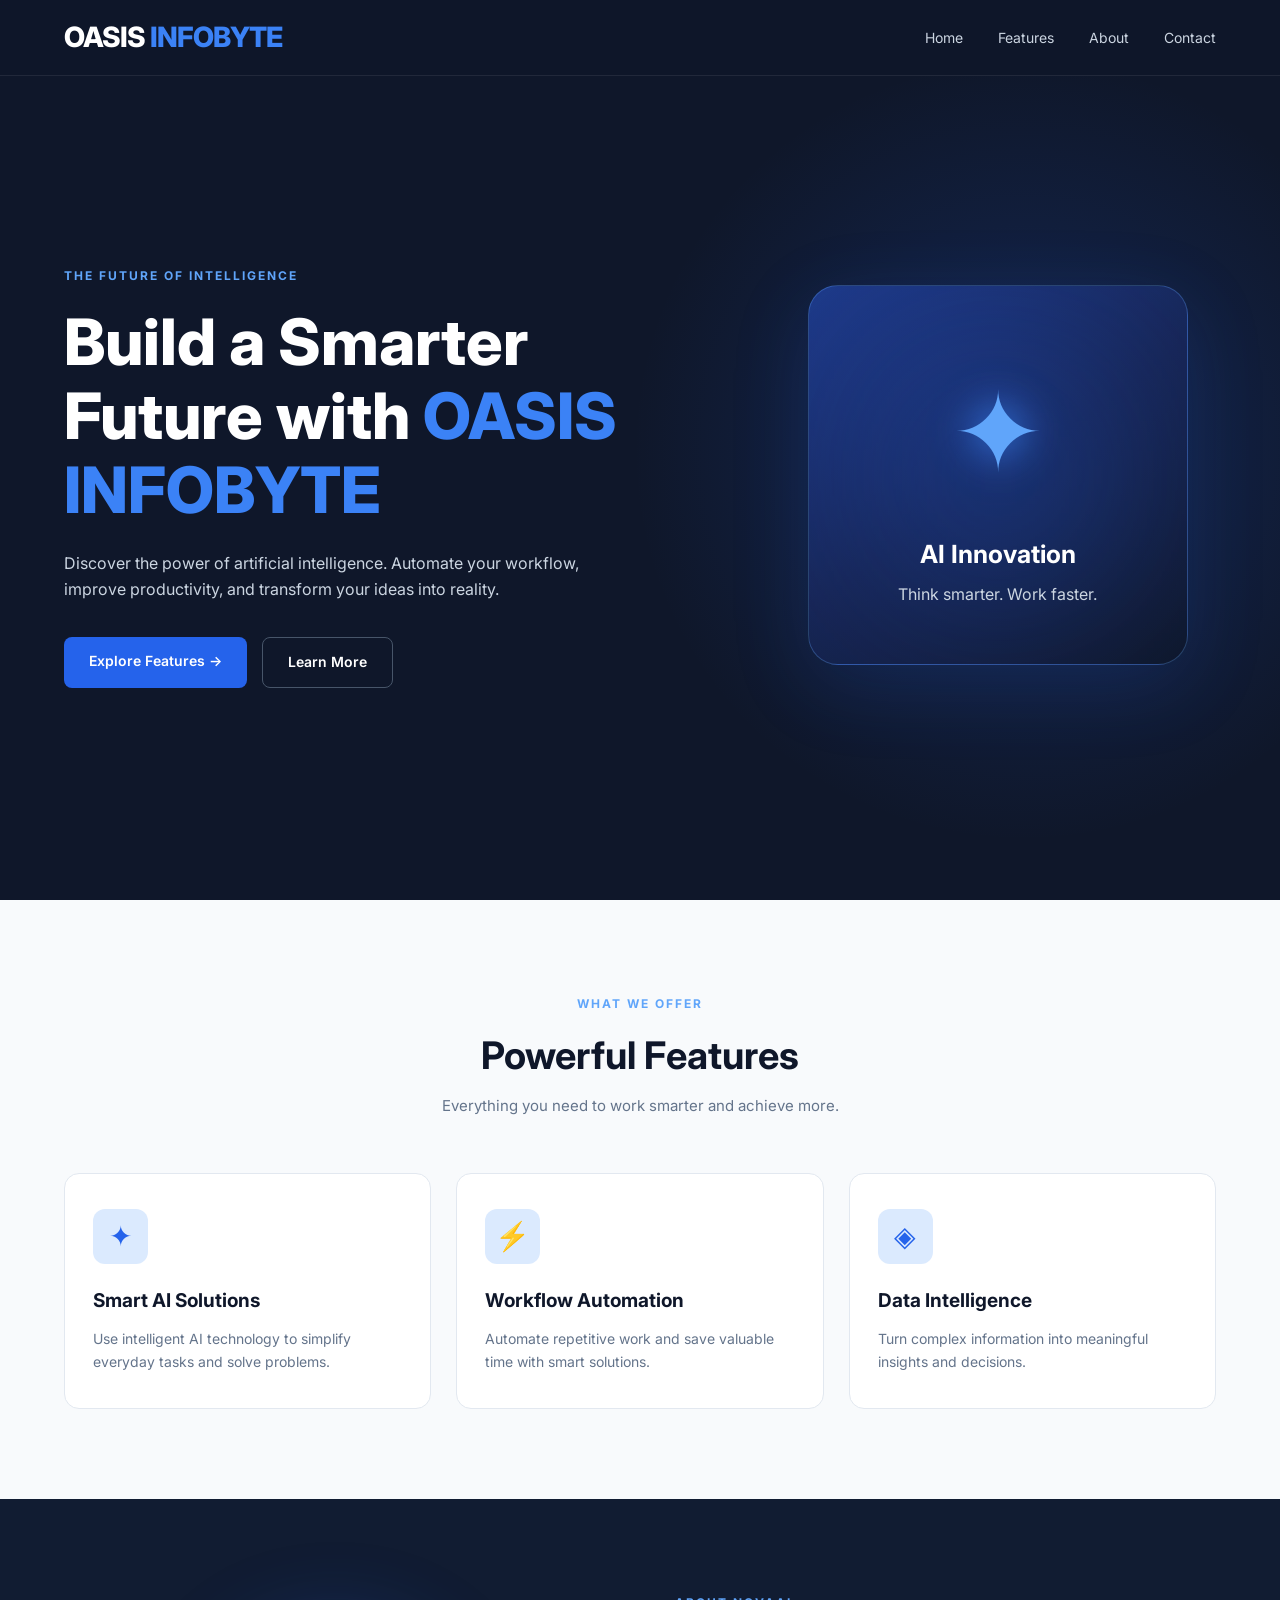
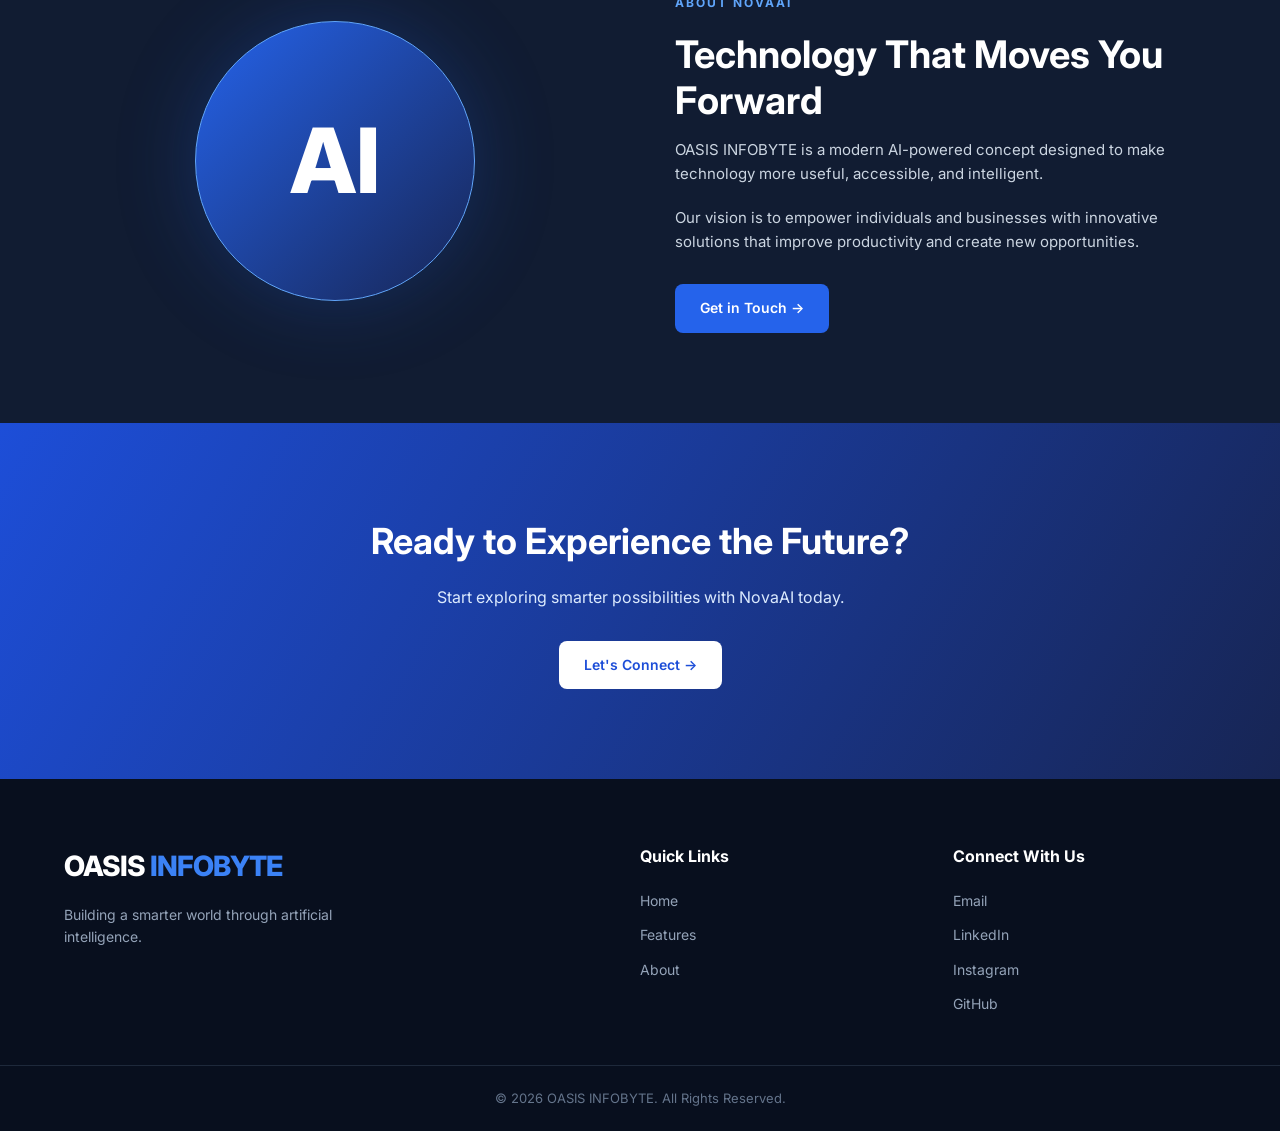
<file: WebDev-L1-LandingPage/index.html>
<!DOCTYPE html>
<html lang="en">
<head>
    <meta charset="UTF-8">
    <meta name="viewport" content="width=device-width, initial-scale=1.0">
    <meta name="description" content="NovaAI - Smart AI solutions for a smarter future.">
    <title>NovaAI | Build a Smarter Future</title>

    <!-- Google Fonts -->
    <link rel="preconnect" href="https://fonts.googleapis.com">
    <link rel="preconnect" href="https://fonts.gstatic.com" crossorigin>
    <link href="https://fonts.googleapis.com/css2?family=Inter:wght@400;500;600;700;800&display=swap" rel="stylesheet">

    <!-- CSS -->
    <link rel="stylesheet" href="style.css">
</head>
<body>

    <!-- Navigation Bar -->
    <header class="header">
        <nav class="navbar container">
            <a href="#home" class="logo">OASIS <span>INFOBYTE</span></a>

            <ul class="nav-links">
                <li><a href="#home">Home</a></li>
                <li><a href="#features">Features</a></li>
                <li><a href="#about">About</a></li>
                <li><a href="#contact">Contact</a></li>
            </ul>
        </nav>
    </header>

    <!-- Hero Section -->
    <main>
        <section class="hero" id="home">
            <div class="container hero-content">

                <div class="hero-text">
                    <span class="tag">THE FUTURE OF INTELLIGENCE</span>

                    <h1>
                        Build a Smarter Future
                        with <span>OASIS INFOBYTE</span>
                    </h1>

                    <p>
                        Discover the power of artificial intelligence.
                        Automate your workflow, improve productivity,
                        and transform your ideas into reality.
                    </p>

                    <div class="hero-buttons">
                        <a href="#features" class="btn btn-primary">
                            Explore Features →
                        </a>

                        <a href="#about" class="btn btn-outline">
                            Learn More
                        </a>
                    </div>
                </div>

                <div class="hero-image">
                    <div class="image-card">
                        <div class="ai-icon">✦</div>
                        <h3>AI Innovation</h3>
                        <p>Think smarter. Work faster.</p>
                        <div class="image-glow"></div>
                    </div>
                </div>

            </div>
        </section>

        <!-- Features Section -->
        <section class="features section-padding" id="features">
            <div class="container">

                <div class="section-heading">
                    <span class="tag">WHAT WE OFFER</span>
                    <h2>Powerful Features</h2>
                    <p>
                        Everything you need to work smarter
                        and achieve more.
                    </p>
                </div>

                <div class="feature-grid">

                    <div class="feature-card">
                        <div class="feature-icon">✦</div>
                        <h3>Smart AI Solutions</h3>
                        <p>
                            Use intelligent AI technology to
                            simplify everyday tasks and solve problems.
                        </p>
                    </div>

                    <div class="feature-card">
                        <div class="feature-icon">⚡</div>
                        <h3>Workflow Automation</h3>
                        <p>
                            Automate repetitive work and save
                            valuable time with smart solutions.
                        </p>
                    </div>

                    <div class="feature-card">
                        <div class="feature-icon">◈</div>
                        <h3>Data Intelligence</h3>
                        <p>
                            Turn complex information into
                            meaningful insights and decisions.
                        </p>
                    </div>

                </div>
            </div>
        </section>

        <!-- About Section -->
        <section class="about section-padding" id="about">
            <div class="container about-content">

                <div class="about-visual">
                    <div class="about-circle">
                        <span>AI</span>
                    </div>
                </div>

                <div class="about-text">
                    <span class="tag">ABOUT NOVAAI</span>

                    <h2>Technology That Moves You Forward</h2>

                    <p>
                        OASIS INFOBYTE is a modern AI-powered concept
                        designed to make technology more useful,
                        accessible, and intelligent.
                    </p>

                    <p>
                        Our vision is to empower individuals and
                        businesses with innovative solutions that
                        improve productivity and create new opportunities.
                    </p>

                    <a href="#contact" class="btn btn-primary">
                        Get in Touch →
                    </a>
                </div>

            </div>
        </section>

        <!-- Call To Action Section -->
        <section class="cta section-padding">
            <div class="container cta-content">
                <h2>Ready to Experience the Future?</h2>
                <p>
                    Start exploring smarter possibilities
                    with NovaAI today.
                </p>
                <a href="#contact" class="btn btn-light">
                    Let's Connect →
                </a>
            </div>
        </section>

    </main>

    <!-- Footer -->
    <footer class="footer" id="contact">
        <div class="container footer-content">

            <div class="footer-brand">
                <a href="#home" class="logo">OASIS <span>INFOBYTE</span></a>
                <p>
                    Building a smarter world through
                    artificial intelligence.
                </p>
            </div>

            <div class="footer-links">
                <h3>Quick Links</h3>
                <a href="#home">Home</a>
                <a href="#features">Features</a>
                <a href="#about">About</a>
            </div>

            <div class="footer-links">
                <h3>Connect With Us</h3>
                <a href="mailto:hello@example.com">Email</a>
                <a href="https://www.linkedin.com/" target="_blank" rel="noopener noreferrer">LinkedIn</a>
                <a href="https://www.instagram.com/" target="_blank" rel="noopener noreferrer">Instagram</a>
                <a href="https://github.com/" target="_blank" rel="noopener noreferrer">GitHub</a>
            </div>

        </div>

        <div class="copyright">
            <p>© 2026 OASIS INFOBYTE. All Rights Reserved.</p>
        </div>
    </footer>

</body>
</html>
</file>
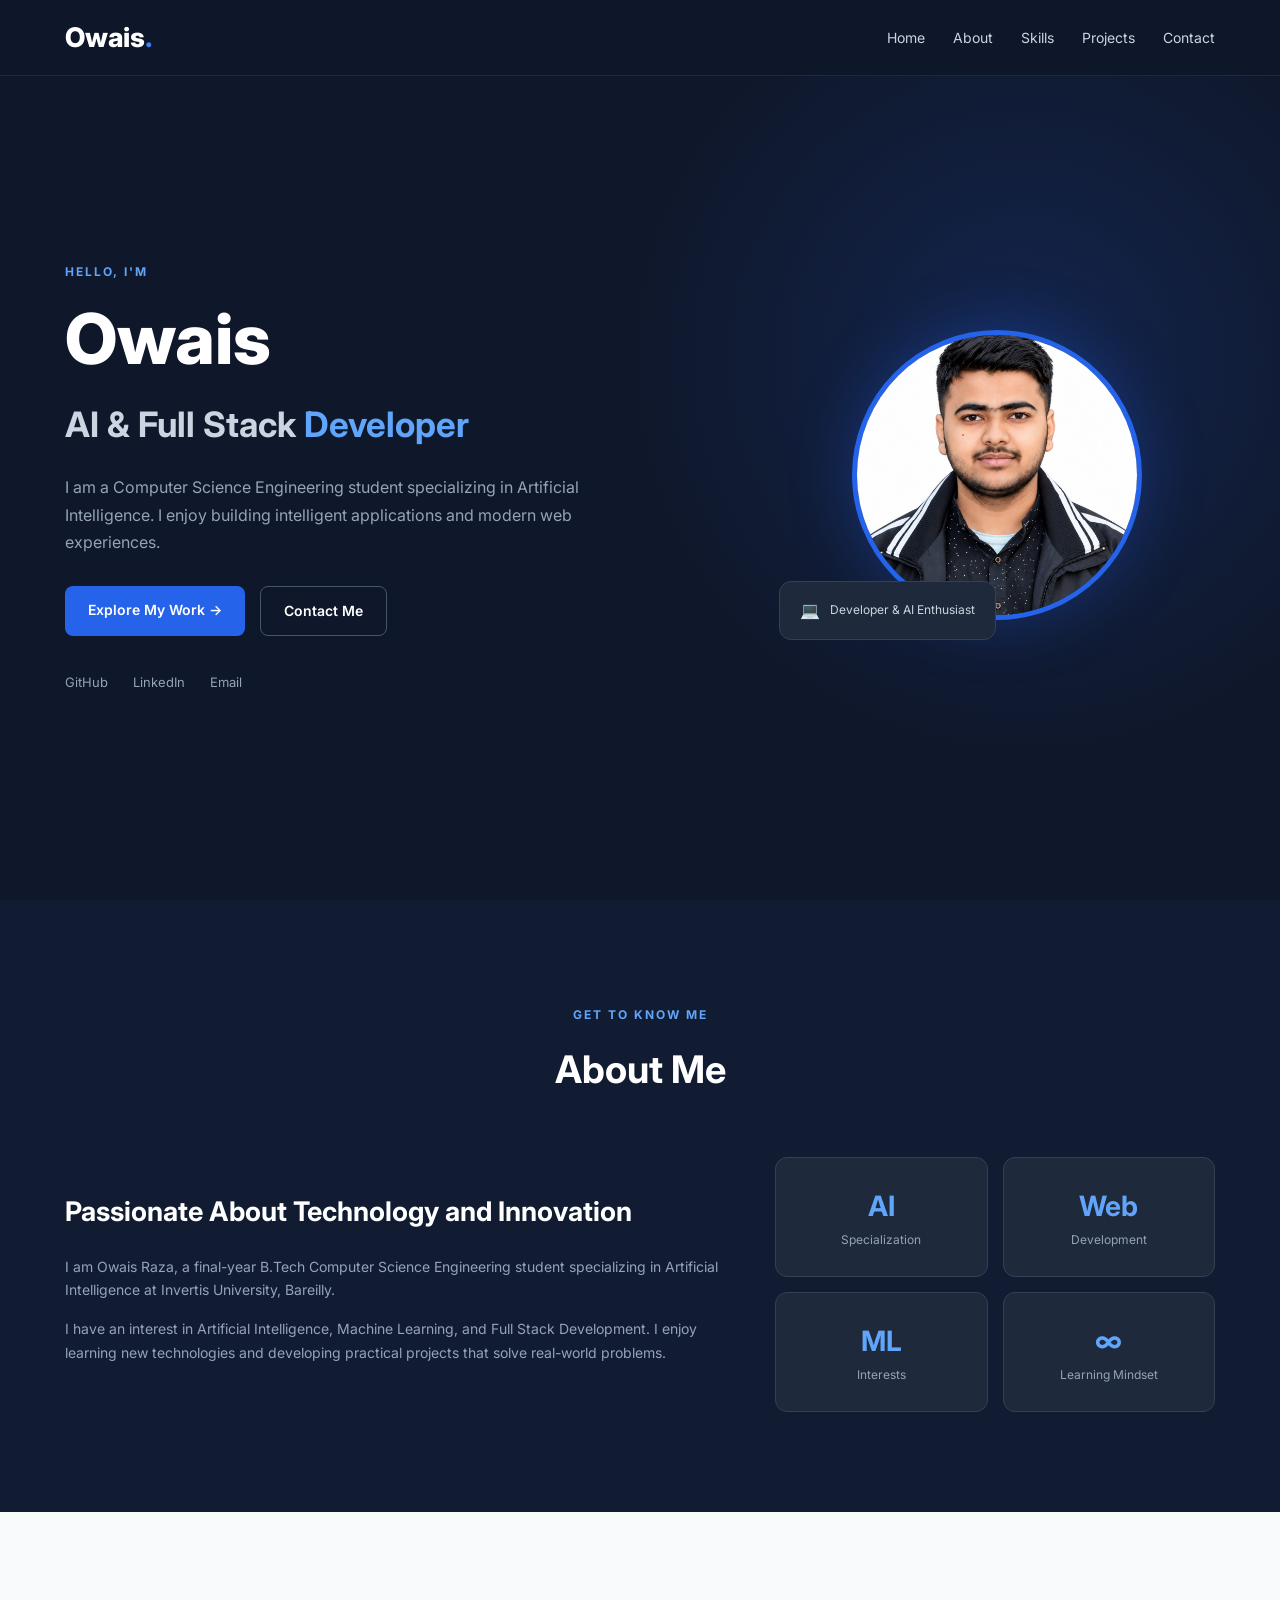
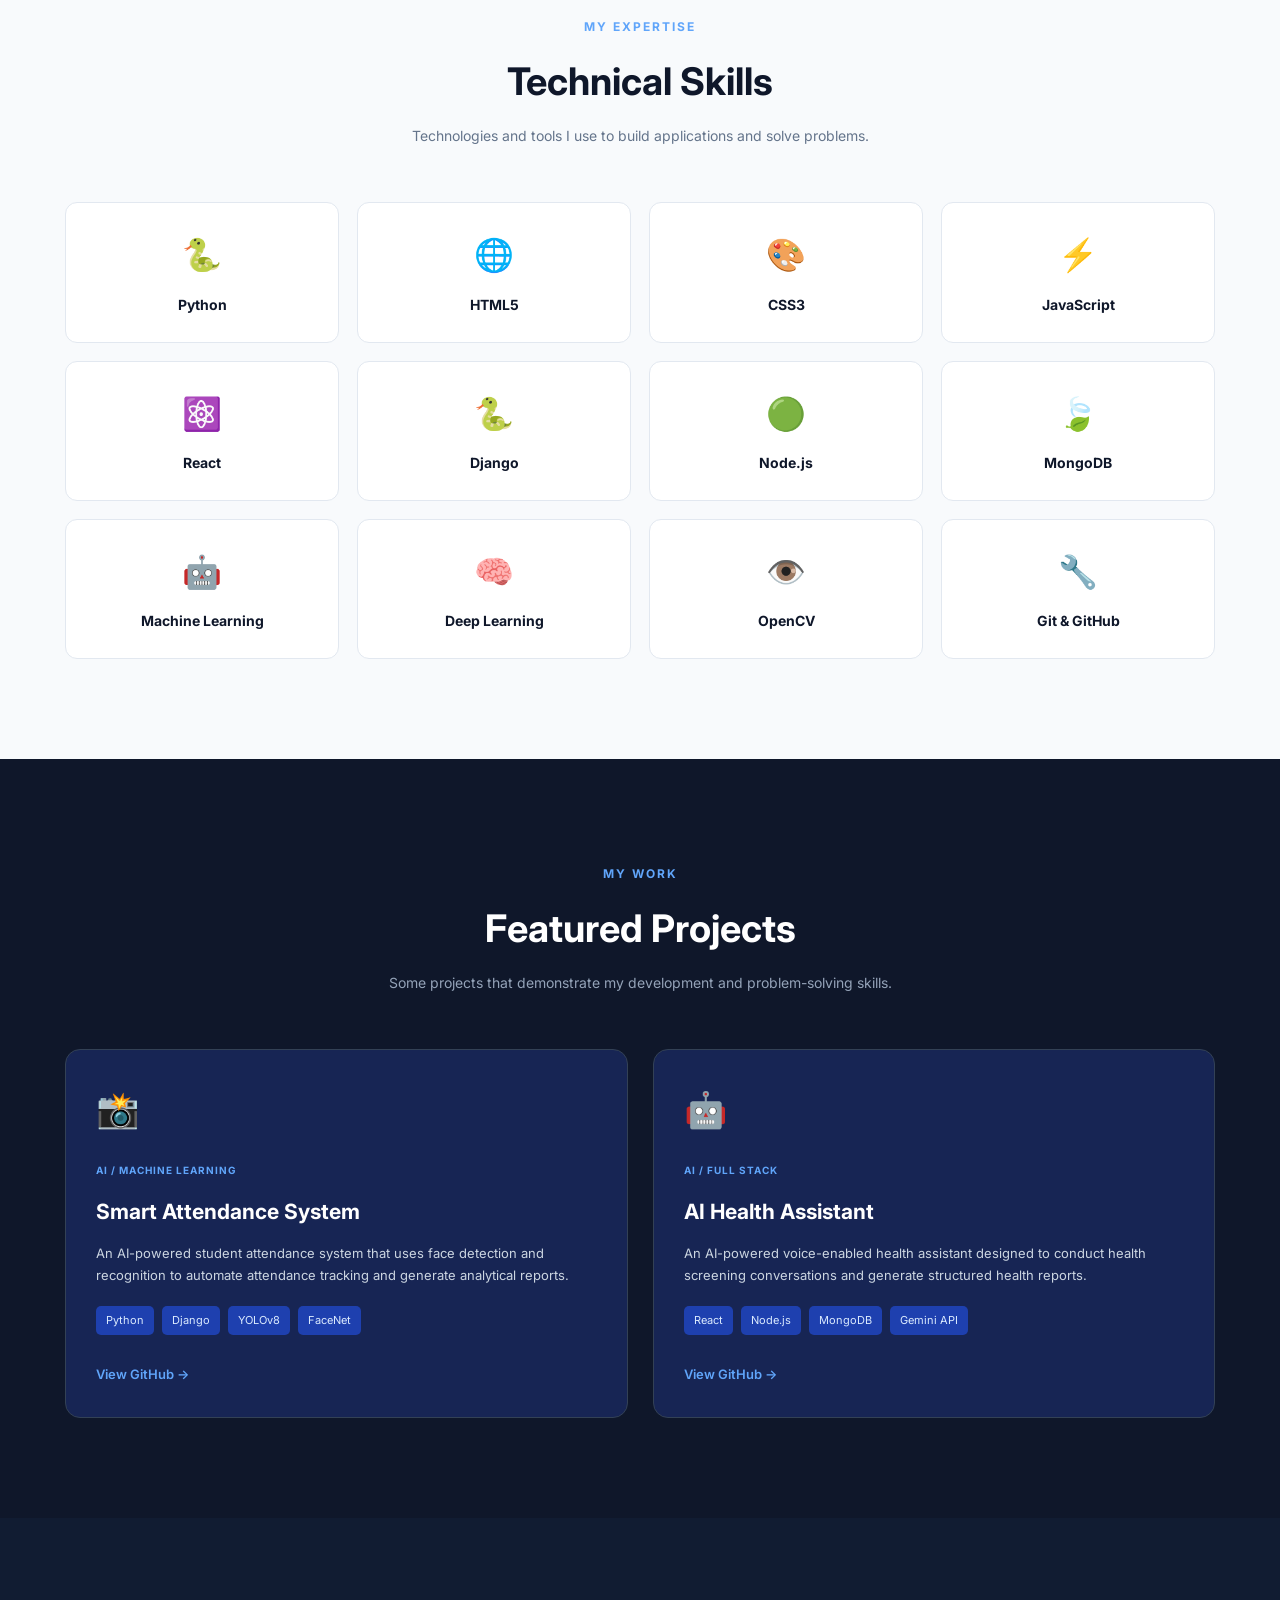
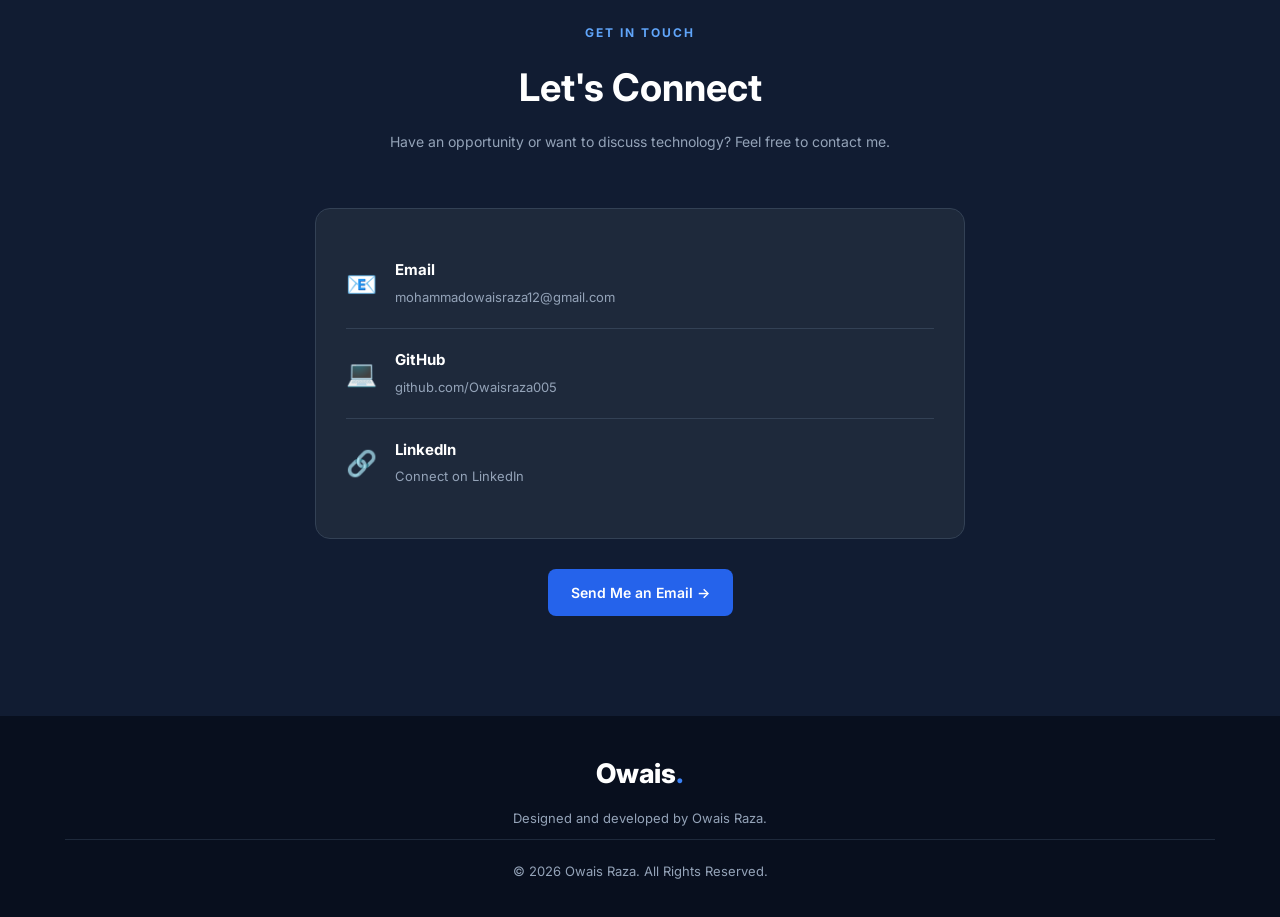
<file: WebDev-L1-PersonalPortfolio/index.html>
<!DOCTYPE html>
<html lang="en">
<head>
    <meta charset="UTF-8">
    <meta name="viewport" content="width=device-width, initial-scale=1.0">

    <meta name="description" content="Owais Raza - AI and Full Stack Developer Portfolio">

    <title>Owais Raza | Developer Portfolio</title>

    <!-- Google Fonts -->
    <link rel="preconnect" href="https://fonts.googleapis.com">
    <link rel="preconnect" href="https://fonts.gstatic.com" crossorigin>
    <link href="https://fonts.googleapis.com/css2?family=Inter:wght@400;500;600;700;800&display=swap" rel="stylesheet">

    <!-- CSS -->
    <link rel="stylesheet" href="style.css">
</head>

<body>

    <!-- Navigation -->
    <header class="header">
        <nav class="navbar container">

            <a href="#home" class="logo">
                Owais<span>.</span>
            </a>

            <ul class="nav-links">
                <li><a href="#home">Home</a></li>
                <li><a href="#about">About</a></li>
                <li><a href="#skills">Skills</a></li>
                <li><a href="#projects">Projects</a></li>
                <li><a href="#contact">Contact</a></li>
            </ul>

        </nav>
    </header>


    <!-- Hero Section -->
    <main>

        <section class="hero" id="home">

            <div class="container hero-content">

                <div class="hero-text">

                    <span class="tag">
                        HELLO, I'M
                    </span>

                    <h1>
                        Owais 
                    </h1>

                    <h2>
                        AI & Full Stack
                        <span>Developer</span>
                    </h2>

                    <p>
                        I am a Computer Science Engineering student
                        specializing in Artificial Intelligence.
                        I enjoy building intelligent applications
                        and modern web experiences.
                    </p>

                    <div class="hero-buttons">

                        <a href="#projects" class="btn btn-primary">
                            Explore My Work →
                        </a>

                        <a href="#contact" class="btn btn-outline">
                            Contact Me
                        </a>

                    </div>

                    <div class="social-links">

                        <a href="https://github.com/Owaisraza005"
                           target="_blank"
                           rel="noopener noreferrer">GitHub</a>

                        <a href="https://www.linkedin.com/in/owaisraza005"
                           target="_blank"
                           rel="noopener noreferrer">LinkedIn</a>

                        <a href="mailto:mohammadowaisraza12@gmail.com">
                            Email
                        </a>

                    </div>

                </div>


                <div class="hero-image">

                    <div class="profile-circle">

                        <img src="assets/images/owais image.jpeg"
                             alt="Owais Raza profile photo"
                             onerror="this.style.display='none'; this.parentElement.classList.add('avatar-fallback');">

                        <span class="avatar-text">OR</span>

                    </div>

                    <div class="floating-card">
                        <span>💻</span>
                        <p>Developer & AI Enthusiast</p>
                    </div>

                </div>

            </div>

        </section>


        <!-- About Section -->
        <section class="about section-padding" id="about">

            <div class="container">

                <div class="section-heading">

                    <span class="tag">GET TO KNOW ME</span>

                    <h2>About Me</h2>

                </div>

                <div class="about-content">

                    <div class="about-text">

                        <h3>
                            Passionate About Technology
                            and Innovation
                        </h3>

                        <p>
                            I am Owais Raza, a final-year B.Tech
                            Computer Science Engineering student
                            specializing in Artificial Intelligence
                            at Invertis University, Bareilly.
                        </p>

                        <p>
                            I have an interest in Artificial Intelligence,
                            Machine Learning, and Full Stack Development.
                            I enjoy learning new technologies and
                            developing practical projects that solve
                            real-world problems.
                        </p>

                    </div>

                    <div class="about-stats">

                        <div class="stat-card">
                            <h3>AI</h3>
                            <p>Specialization</p>
                        </div>

                        <div class="stat-card">
                            <h3>Web</h3>
                            <p>Development</p>
                        </div>

                        <div class="stat-card">
                            <h3>ML</h3>
                            <p>Interests</p>
                        </div>

                        <div class="stat-card">
                            <h3>∞</h3>
                            <p>Learning Mindset</p>
                        </div>

                    </div>

                </div>

            </div>

        </section>


        <!-- Skills Section -->
        <section class="skills section-padding" id="skills">

            <div class="container">

                <div class="section-heading">

                    <span class="tag">MY EXPERTISE</span>

                    <h2>Technical Skills</h2>

                    <p>
                        Technologies and tools I use to build
                        applications and solve problems.
                    </p>

                </div>

                <div class="skills-grid">

                    <div class="skill-card">
                        <span>🐍</span>
                        <h3>Python</h3>
                    </div>

                    <div class="skill-card">
                        <span>🌐</span>
                        <h3>HTML5</h3>
                    </div>

                    <div class="skill-card">
                        <span>🎨</span>
                        <h3>CSS3</h3>
                    </div>

                    <div class="skill-card">
                        <span>⚡</span>
                        <h3>JavaScript</h3>
                    </div>

                    <div class="skill-card">
                        <span>⚛️</span>
                        <h3>React</h3>
                    </div>

                    <div class="skill-card">
                        <span>🐍</span>
                        <h3>Django</h3>
                    </div>

                    <div class="skill-card">
                        <span>🟢</span>
                        <h3>Node.js</h3>
                    </div>

                    <div class="skill-card">
                        <span>🍃</span>
                        <h3>MongoDB</h3>
                    </div>

                    <div class="skill-card">
                        <span>🤖</span>
                        <h3>Machine Learning</h3>
                    </div>

                    <div class="skill-card">
                        <span>🧠</span>
                        <h3>Deep Learning</h3>
                    </div>

                    <div class="skill-card">
                        <span>👁️</span>
                        <h3>OpenCV</h3>
                    </div>

                    <div class="skill-card">
                        <span>🔧</span>
                        <h3>Git & GitHub</h3>
                    </div>

                </div>

            </div>

        </section>


        <!-- Projects Section -->
        <section class="projects section-padding" id="projects">

            <div class="container">

                <div class="section-heading">

                    <span class="tag">MY WORK</span>

                    <h2>Featured Projects</h2>

                    <p>
                        Some projects that demonstrate
                        my development and problem-solving skills.
                    </p>

                </div>

                <div class="projects-grid">

                    <!-- Project 1 -->
                    <div class="project-card">

                        <div class="project-icon">📸</div>

                        <span class="project-category">
                            AI / MACHINE LEARNING
                        </span>

                        <h3>Smart Attendance System</h3>

                        <p>
                            An AI-powered student attendance system
                            that uses face detection and recognition
                            to automate attendance tracking and
                            generate analytical reports.
                        </p>

                        <div class="tech-tags">
                            <span>Python</span>
                            <span>Django</span>
                            <span>YOLOv8</span>
                            <span>FaceNet</span>
                        </div>

                        <a href="https://github.com/Owaisraza005"
                           target="_blank"
                           rel="noopener noreferrer"
                           class="project-link">
                            View GitHub →
                        </a>

                    </div>


                    <!-- Project 2 -->
                    <div class="project-card">

                        <div class="project-icon">🤖</div>

                        <span class="project-category">
                            AI / FULL STACK
                        </span>

                        <h3>AI Health Assistant</h3>

                        <p>
                            An AI-powered voice-enabled health
                            assistant designed to conduct health
                            screening conversations and generate
                            structured health reports.
                        </p>

                        <div class="tech-tags">
                            <span>React</span>
                            <span>Node.js</span>
                            <span>MongoDB</span>
                            <span>Gemini API</span>
                        </div>

                        <a href="https://github.com/Owaisraza005/AI-Health-Assistant"
                           target="_blank"
                           rel="noopener noreferrer"
                           class="project-link">
                            View GitHub →
                        </a>

                    </div>

                </div>

            </div>

        </section>


        <!-- Contact Section -->
        <section class="contact section-padding" id="contact">

            <div class="container">

                <div class="section-heading">

                    <span class="tag">GET IN TOUCH</span>

                    <h2>Let's Connect</h2>

                    <p>
                        Have an opportunity or want to discuss
                        technology? Feel free to contact me.
                    </p>

                </div>

                <div class="contact-card">

                    <div class="contact-item">
                        <span>📧</span>
                        <div>
                            <h3>Email</h3>
                            <a href="mailto:mohammadowaisraza12@gmail.com">
                                mohammadowaisraza12@gmail.com
                            </a>
                        </div>
                    </div>

                    <div class="contact-item">
                        <span>💻</span>
                        <div>
                            <h3>GitHub</h3>
                            <a href="https://github.com/Owaisraza005"
                               target="_blank"
                               rel="noopener noreferrer">
                                github.com/Owaisraza005
                            </a>
                        </div>
                    </div>

                    <div class="contact-item">
                        <span>🔗</span>
                        <div>
                            <h3>LinkedIn</h3>
                            <a href="https://www.linkedin.com/in/owaisraza005"
                               target="_blank"
                               rel="noopener noreferrer">
                                Connect on LinkedIn
                            </a>
                        </div>
                    </div>

                </div>

                <a href="mailto:mohammadowaisraza12@gmail.com"
                   class="btn btn-primary contact-btn">
                    Send Me an Email →
                </a>

            </div>

        </section>

    </main>


    <!-- Footer -->
    <footer class="footer">

        <div class="container footer-content">

            <a href="#home" class="logo">
                Owais<span>.</span>
            </a>

            <p>
                Designed and developed by Owais Raza.
            </p>

            <p class="copyright">
                © 2026 Owais Raza. All Rights Reserved.
            </p>

        </div>

    </footer>

</body>
</html>
</file>
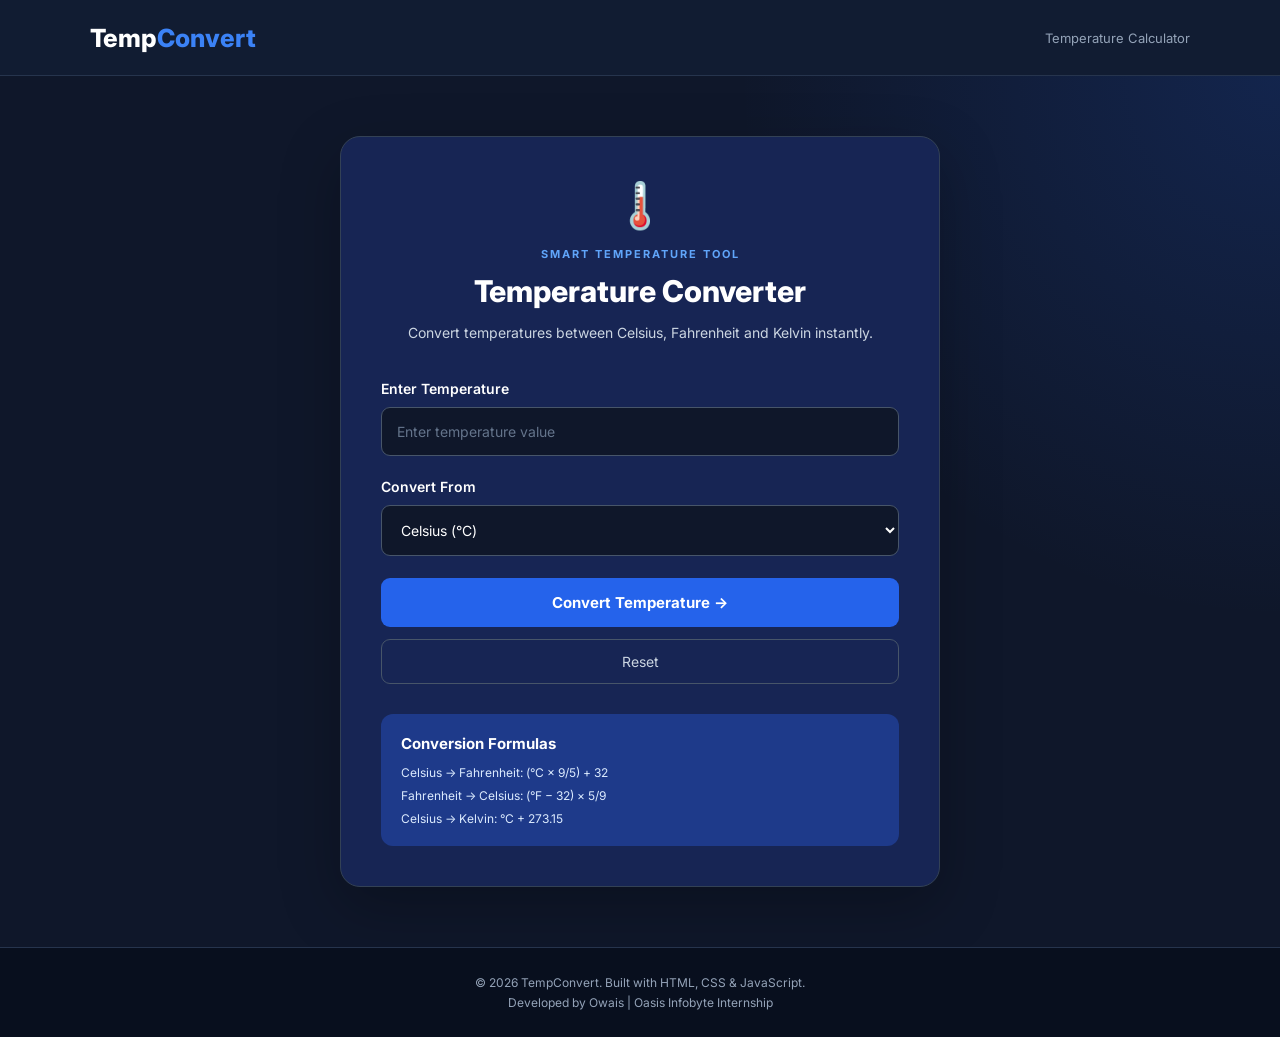
<file: WebDev-L1-TemperatureConverter/index.html>
<!DOCTYPE html>
<html lang="en">
<head>
    <meta charset="UTF-8">
    <meta name="viewport" content="width=device-width, initial-scale=1.0">

    <meta name="description" content="A simple and accurate temperature converter for Celsius, Fahrenheit and Kelvin.">

    <title>TempConvert | Temperature Converter</title>

    <!-- Google Fonts -->
    <link rel="preconnect" href="https://fonts.googleapis.com">
    <link rel="preconnect" href="https://fonts.gstatic.com" crossorigin>
    <link href="https://fonts.googleapis.com/css2?family=Inter:wght@400;500;600;700;800&display=swap" rel="stylesheet">

    <!-- CSS -->
    <link rel="stylesheet" href="style.css">
</head>

<body>

    <!-- Navigation -->
    <header class="header">
        <nav class="navbar container">
            <a href="#" class="logo">Temp<span>Convert</span></a>

            <span class="nav-label">Temperature Calculator</span>
        </nav>
    </header>

    <!-- Main Section -->
    <main class="main-container">

        <section class="converter-card">

            <div class="heading">
                <div class="temperature-icon">🌡️</div>

                <span class="tag">SMART TEMPERATURE TOOL</span>

                <h1>Temperature Converter</h1>

                <p>
                    Convert temperatures between Celsius,
                    Fahrenheit and Kelvin instantly.
                </p>
            </div>

            <!-- Converter Form -->
            <form id="converterForm" novalidate>

                <div class="form-group">
                    <label for="temperature">
                        Enter Temperature
                    </label>

                    <input
                        type="number"
                        id="temperature"
                        placeholder="Enter temperature value"
                        step="any"
                        required
                    >
                </div>

                <div class="form-group">
                    <label for="unit">
                        Convert From
                    </label>

                    <select id="unit">
                        <option value="celsius">Celsius (°C)</option>
                        <option value="fahrenheit">Fahrenheit (°F)</option>
                        <option value="kelvin">Kelvin (K)</option>
                    </select>
                </div>

                <!-- Error Message -->
                <div id="errorMessage" class="error-message"
                     role="alert" aria-live="polite"></div>

                <!-- Convert Button -->
                <button type="submit" class="convert-btn">
                    Convert Temperature →
                </button>

                <button type="reset" class="reset-btn">
                    Reset
                </button>

            </form>

            <!-- Results -->
            <section class="results" id="results" aria-live="polite" hidden>

                <h2>Conversion Results</h2>

                <div class="result-grid">

                    <div class="result-box">
                        <span>Celsius</span>
                        <h3 id="celsiusResult">-- °C</h3>
                    </div>

                    <div class="result-box">
                        <span>Fahrenheit</span>
                        <h3 id="fahrenheitResult">-- °F</h3>
                    </div>

                    <div class="result-box">
                        <span>Kelvin</span>
                        <h3 id="kelvinResult">-- K</h3>
                    </div>

                </div>

            </section>

            <div class="formula-info">
                <h3>Conversion Formulas</h3>

                <p>Celsius → Fahrenheit: (°C × 9/5) + 32</p>
                <p>Fahrenheit → Celsius: (°F − 32) × 5/9</p>
                <p>Celsius → Kelvin: °C + 273.15</p>
            </div>

        </section>

    </main>

    <!-- Footer -->
    <footer class="footer">
        <p>© 2026 TempConvert. Built with HTML, CSS & JavaScript.</p>
        <p>Developed by Owais | Oasis Infobyte Internship</p>
    </footer>

    <!-- JavaScript -->
    <script src="script.js"></script>

</body>
</html>
</file>
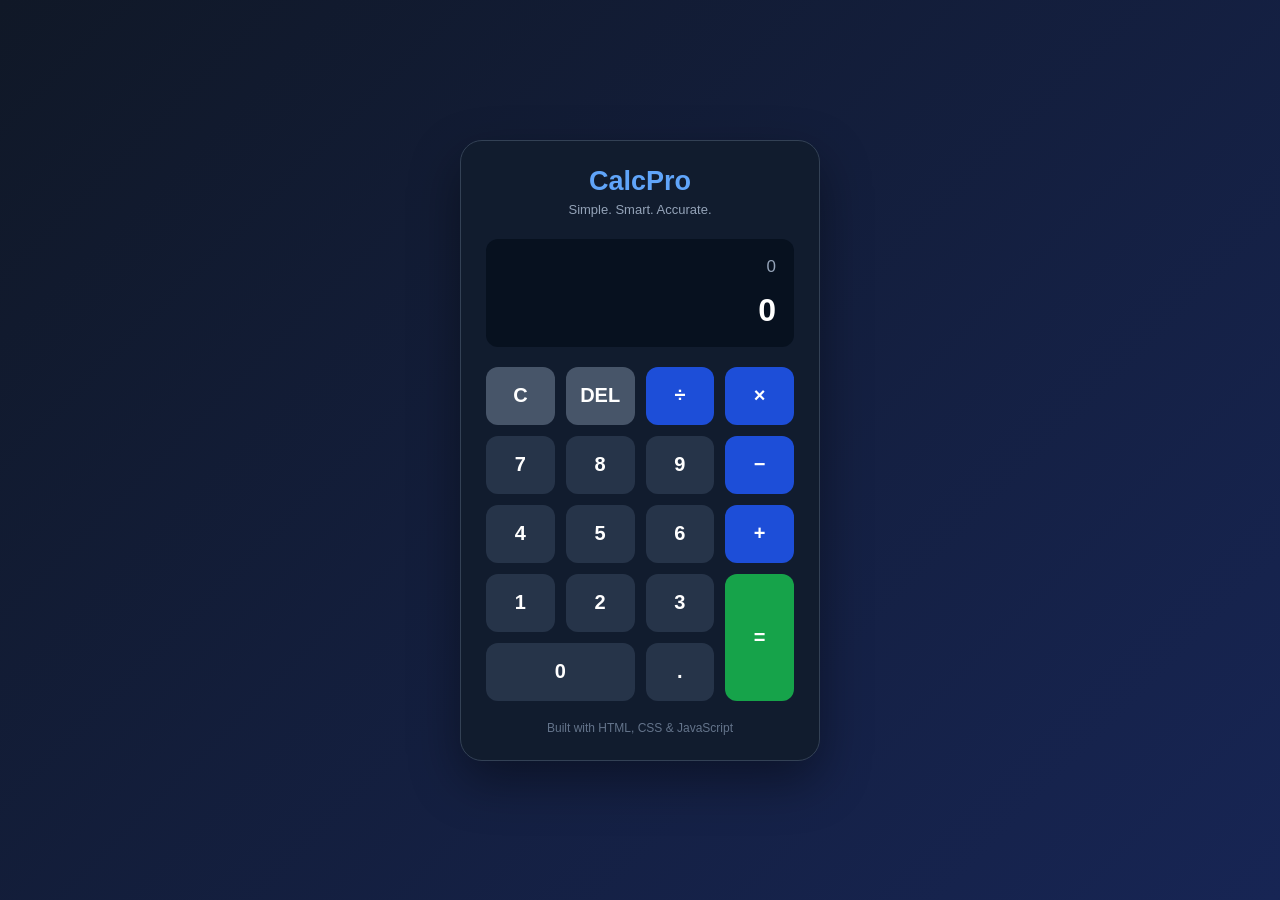
<file: WebDev-L2-Calculator/index.html>
<!DOCTYPE html>
<html lang="en">
<head>
    <meta charset="UTF-8">
    <meta name="viewport" content="width=device-width, initial-scale=1.0">
    <title>CalcPro | Calculator</title>
    <link rel="stylesheet" href="style.css">
</head>
<body>

    <main class="calculator">
        <header class="header">
            <h1>CalcPro</h1>
            <p>Simple. Smart. Accurate.</p>
        </header>

        <section class="display">
            <div id="expression" class="expression">0</div>
            <div id="result" class="result">0</div>
        </section>

        <section class="buttons">
            <button class="utility" data-action="clear">C</button>
            <button class="utility" data-action="backspace">DEL</button>
            <button class="operator" data-value="/">÷</button>
            <button class="operator" data-value="*">×</button>

            <button data-value="7">7</button>
            <button data-value="8">8</button>
            <button data-value="9">9</button>
            <button class="operator" data-value="-">−</button>

            <button data-value="4">4</button>
            <button data-value="5">5</button>
            <button data-value="6">6</button>
            <button class="operator" data-value="+">+</button>

            <button data-value="1">1</button>
            <button data-value="2">2</button>
            <button data-value="3">3</button>
            <button class="equals" data-action="calculate">=</button>

            <button class="zero" data-value="0">0</button>
            <button data-value=".">.</button>
        </section>

        <p class="footer">Built with HTML, CSS & JavaScript</p>
    </main>

    <script src="script.js"></script>
</body>
</html>
</file>
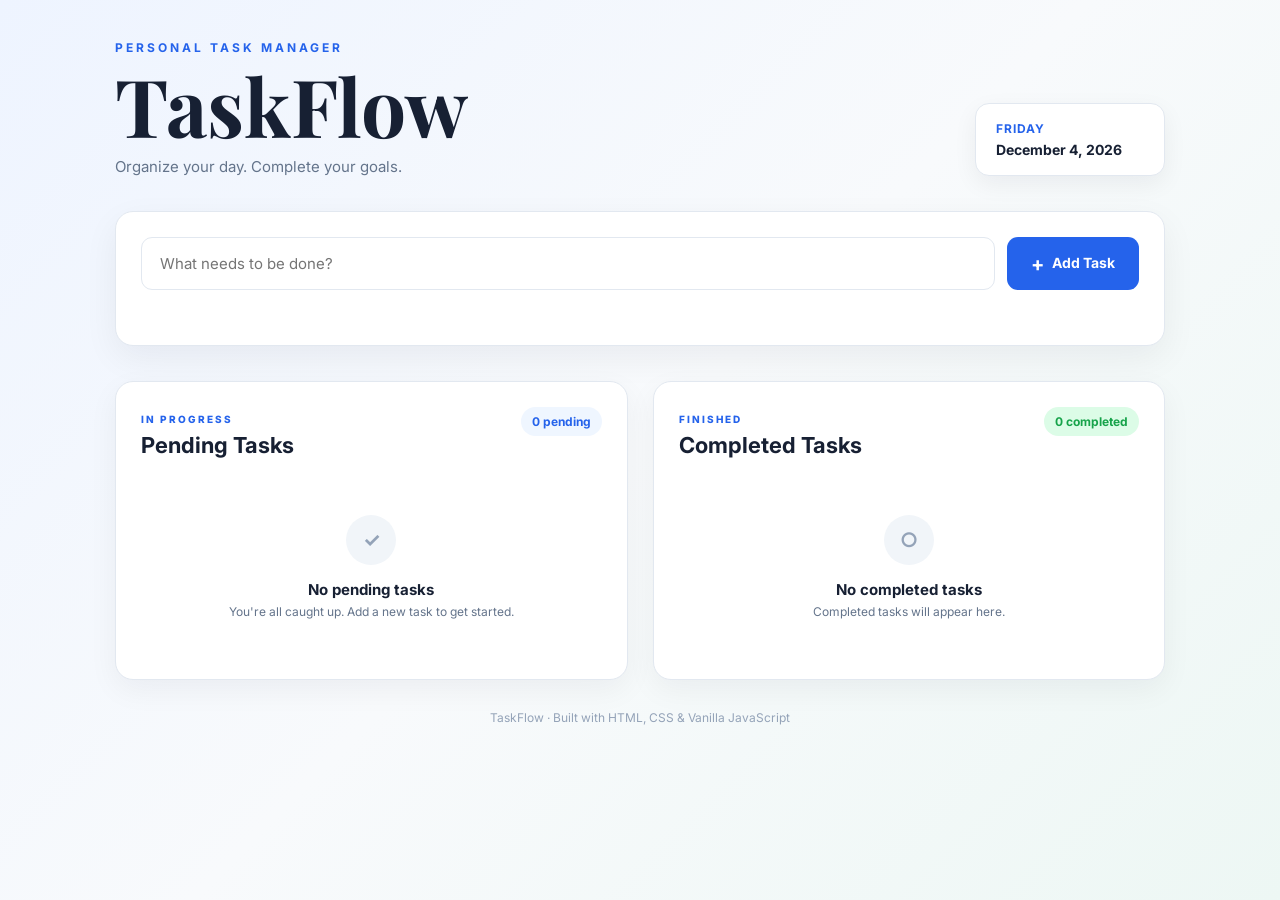
<file: WebDev-L2-ToDoApp/index.html>
<!DOCTYPE html>
<html lang="en">
<head>
    <meta charset="UTF-8">
    <meta name="viewport" content="width=device-width, initial-scale=1.0">

    <meta
        name="description"
        content="A responsive task management To-Do application"
    >

    <title>TaskFlow | To-Do App</title>

    <link rel="preconnect" href="https://fonts.googleapis.com">
    <link rel="preconnect" href="https://fonts.gstatic.com" crossorigin>

    <link
        href="https://fonts.googleapis.com/css2?family=Inter:wght@400;500;600;700&family=Playfair+Display:wght@600;700&display=swap"
        rel="stylesheet"
    >

    <link rel="stylesheet" href="style.css">
</head>

<body>

    <main class="app">

        <!-- Header -->
        <header class="header">

            <div>
                <p class="eyebrow">PERSONAL TASK MANAGER</p>

                <h1>TaskFlow</h1>

                <p class="subtitle">
                    Organize your day. Complete your goals.
                </p>
            </div>

            <div class="date-card">
                <span id="currentDay">Monday</span>
                <strong id="currentDate">January 1, 2026</strong>
            </div>

        </header>


        <!-- Add Task -->
        <section class="add-task-section">

            <form id="taskForm" class="task-form">

                <input
                    type="text"
                    id="taskInput"
                    placeholder="What needs to be done?"
                    autocomplete="off"
                    maxlength="120"
                >

                <button type="submit">
                    <span>+</span>
                    Add Task
                </button>

            </form>

            <p id="formMessage" class="form-message"></p>

        </section>


        <!-- Task Lists -->
        <section class="task-container">

            <!-- Pending Tasks -->
            <div class="task-section">

                <div class="section-header">

                    <div>
                        <span class="section-label">IN PROGRESS</span>
                        <h2>Pending Tasks</h2>
                    </div>

                    <span id="pendingCount" class="count">
                        0 pending
                    </span>

                </div>

                <div id="pendingTasks" class="task-list"></div>

                <div id="pendingEmpty" class="empty-state">
                    <div class="empty-icon">✓</div>

                    <h3>No pending tasks</h3>

                    <p>
                        You're all caught up. Add a new task to get started.
                    </p>
                </div>

            </div>


            <!-- Completed Tasks -->
            <div class="task-section completed-section">

                <div class="section-header">

                    <div>
                        <span class="section-label">FINISHED</span>
                        <h2>Completed Tasks</h2>
                    </div>

                    <span id="completedCount" class="count completed-count">
                        0 completed
                    </span>

                </div>

                <div id="completedTasks" class="task-list"></div>

                <div id="completedEmpty" class="empty-state">
                    <div class="empty-icon">○</div>

                    <h3>No completed tasks</h3>

                    <p>
                        Completed tasks will appear here.
                    </p>
                </div>

            </div>

        </section>


        <!-- Footer -->
        <footer>
            <p>
                TaskFlow &middot; Built with HTML, CSS &amp; Vanilla JavaScript
            </p>
        </footer>

    </main>


    <script src="script.js"></script>

</body>
</html>
</file>
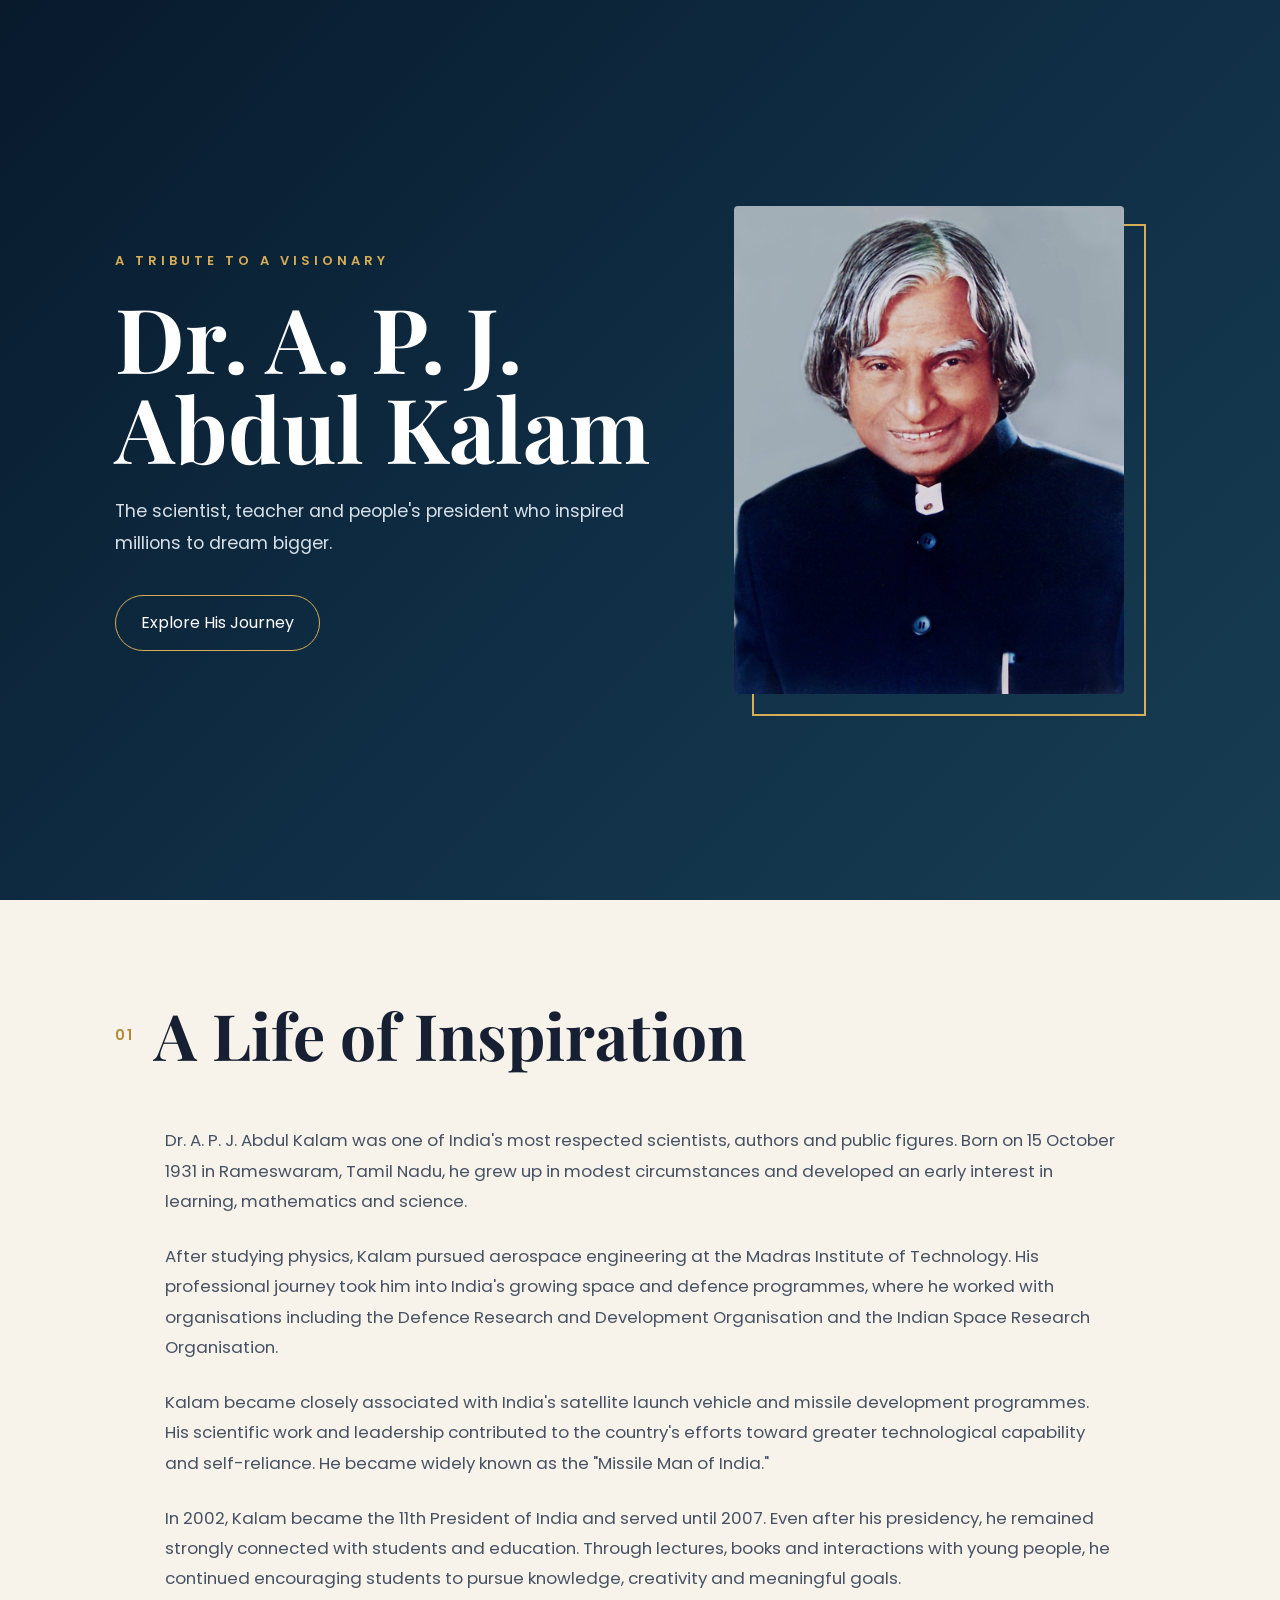
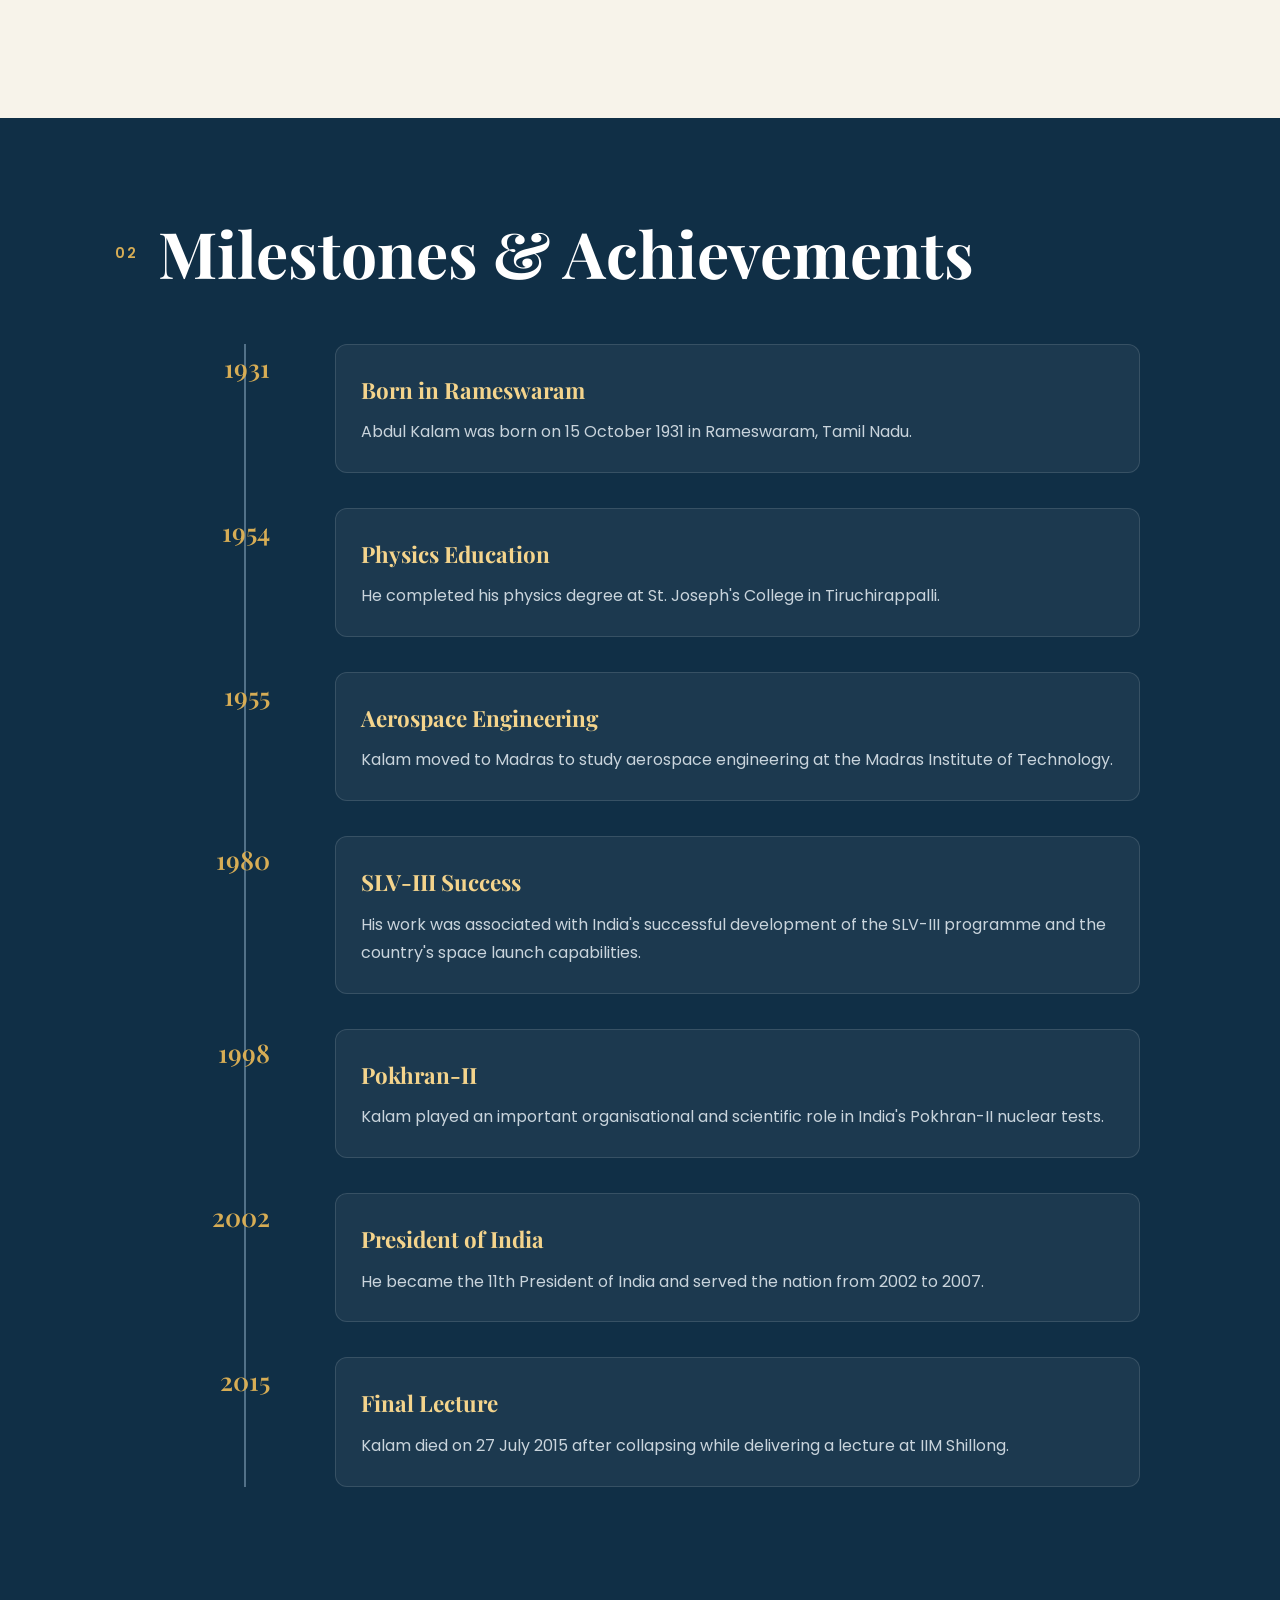
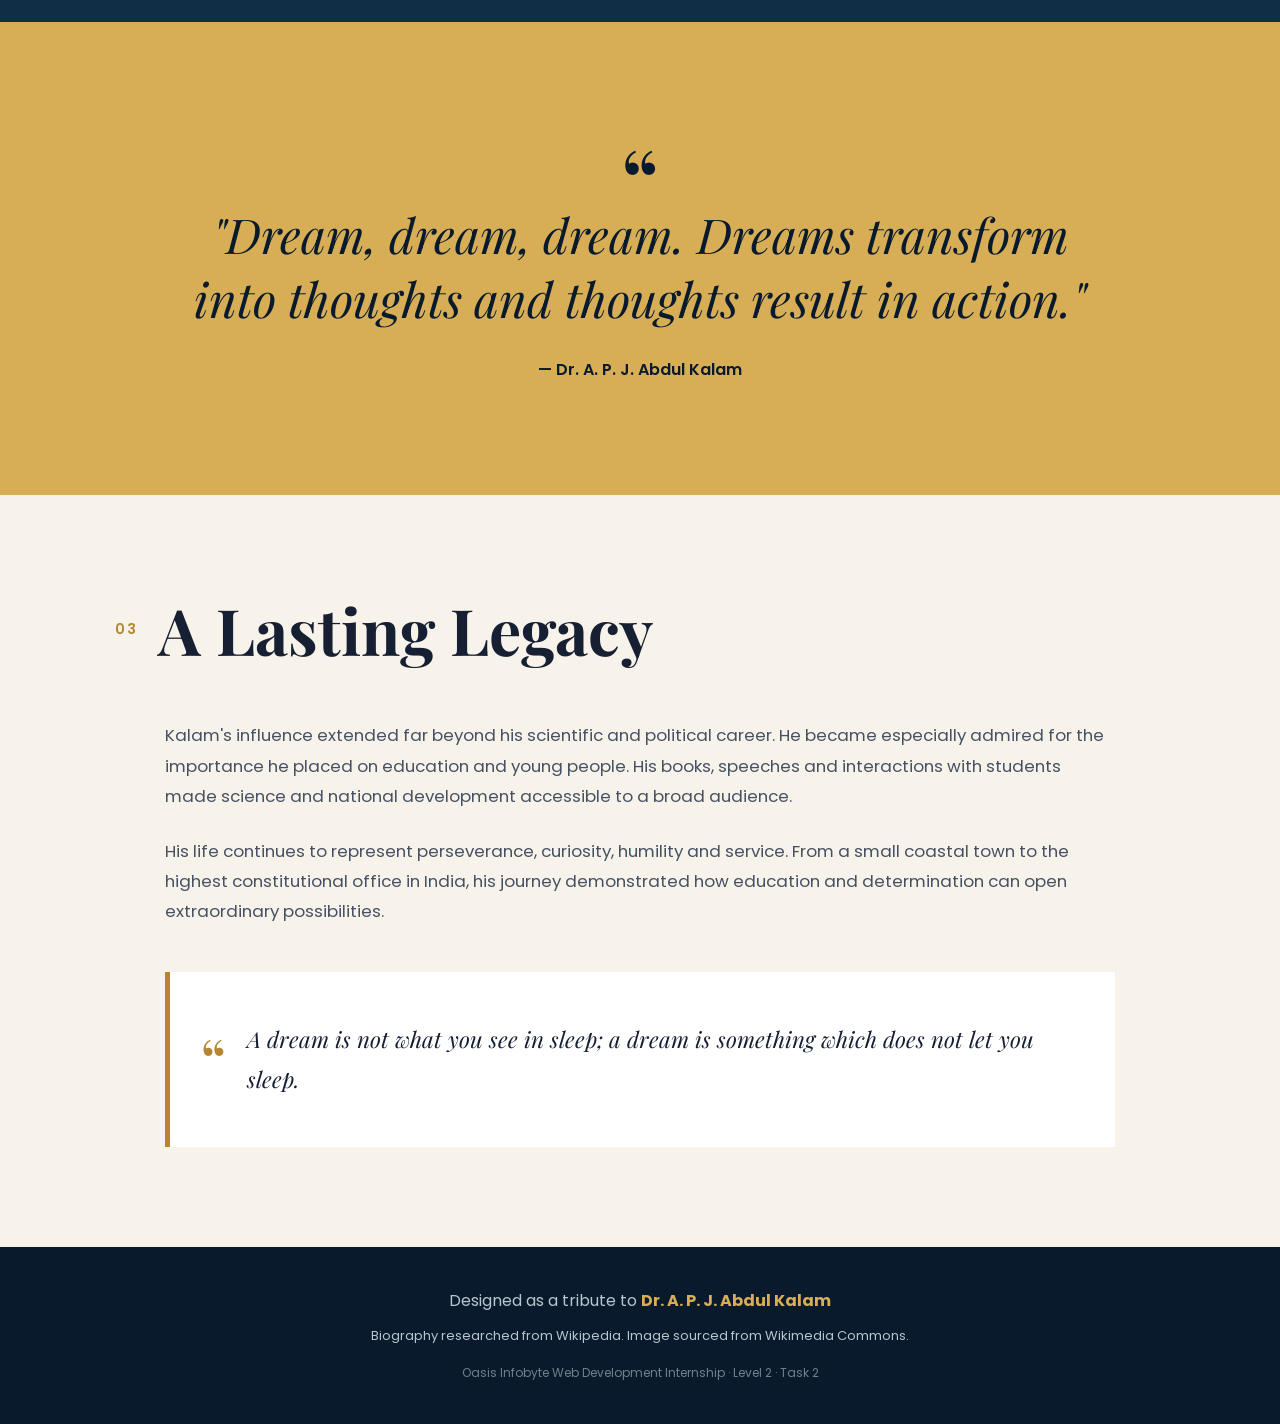
<file: WebDev-L2-TributePage/index.html>
<!DOCTYPE html>
<html lang="en">
<head>
    <meta charset="UTF-8">
    <meta name="viewport" content="width=device-width, initial-scale=1.0">

    <meta
        name="description"
        content="A tribute page dedicated to Dr. A. P. J. Abdul Kalam"
    >

    <title>Dr. A. P. J. Abdul Kalam | Tribute</title>

    <link rel="preconnect" href="https://fonts.googleapis.com">
    <link rel="preconnect" href="https://fonts.gstatic.com" crossorigin>

    <link
        href="https://fonts.googleapis.com/css2?family=Playfair+Display:wght@500;600;700&family=Poppins:wght@300;400;500;600&display=swap"
        rel="stylesheet"
    >

    <link rel="stylesheet" href="style.css">
</head>

<body>

    <!-- Hero Section -->
    <header class="hero">

        <div class="hero-content">
            <p class="eyebrow">A TRIBUTE TO A VISIONARY</p>

            <h1>Dr. A. P. J. Abdul Kalam</h1>

            <p class="tagline">
                The scientist, teacher and people's president who inspired
                millions to dream bigger.
            </p>

            <a href="#tribute" class="hero-button">
                Explore His Journey
            </a>
        </div>

        <div class="hero-image">
            <img
                src="assets/images/A._P._J._Abdul_Kalam.jpg"
                alt="Dr. A. P. J. Abdul Kalam"
            >
        </div>

    </header>


    <main>

        <!-- Introduction -->
        <section id="tribute" class="section introduction">

            <div class="section-heading">
                <span>01</span>
                <h2>A Life of Inspiration</h2>
            </div>

            <div class="biography">

                <p>
                    Dr. A. P. J. Abdul Kalam was one of India's most respected
                    scientists, authors and public figures. Born on
                    15 October 1931 in Rameswaram, Tamil Nadu, he grew up in
                    modest circumstances and developed an early interest in
                    learning, mathematics and science.
                </p>

                <p>
                    After studying physics, Kalam pursued aerospace engineering
                    at the Madras Institute of Technology. His professional
                    journey took him into India's growing space and defence
                    programmes, where he worked with organisations including
                    the Defence Research and Development Organisation and the
                    Indian Space Research Organisation.
                </p>

                <p>
                    Kalam became closely associated with India's satellite
                    launch vehicle and missile development programmes. His
                    scientific work and leadership contributed to the country's
                    efforts toward greater technological capability and
                    self-reliance. He became widely known as the "Missile Man
                    of India."
                </p>

                <p>
                    In 2002, Kalam became the 11th President of India and
                    served until 2007. Even after his presidency, he remained
                    strongly connected with students and education. Through
                    lectures, books and interactions with young people, he
                    continued encouraging students to pursue knowledge,
                    creativity and meaningful goals.
                </p>

            </div>
        </section>


        <!-- Achievements -->
        <section class="section achievements">

            <div class="section-heading light-heading">
                <span>02</span>
                <h2>Milestones & Achievements</h2>
            </div>

            <div class="timeline">

                <article class="timeline-card">
                    <div class="year">1931</div>
                    <div class="timeline-content">
                        <h3>Born in Rameswaram</h3>
                        <p>
                            Abdul Kalam was born on 15 October 1931 in
                            Rameswaram, Tamil Nadu.
                        </p>
                    </div>
                </article>


                <article class="timeline-card">
                    <div class="year">1954</div>
                    <div class="timeline-content">
                        <h3>Physics Education</h3>
                        <p>
                            He completed his physics degree at St. Joseph's
                            College in Tiruchirappalli.
                        </p>
                    </div>
                </article>


                <article class="timeline-card">
                    <div class="year">1955</div>
                    <div class="timeline-content">
                        <h3>Aerospace Engineering</h3>
                        <p>
                            Kalam moved to Madras to study aerospace engineering
                            at the Madras Institute of Technology.
                        </p>
                    </div>
                </article>


                <article class="timeline-card">
                    <div class="year">1980</div>
                    <div class="timeline-content">
                        <h3>SLV-III Success</h3>
                        <p>
                            His work was associated with India's successful
                            development of the SLV-III programme and the
                            country's space launch capabilities.
                        </p>
                    </div>
                </article>


                <article class="timeline-card">
                    <div class="year">1998</div>
                    <div class="timeline-content">
                        <h3>Pokhran-II</h3>
                        <p>
                            Kalam played an important organisational and
                            scientific role in India's Pokhran-II nuclear tests.
                        </p>
                    </div>
                </article>


                <article class="timeline-card">
                    <div class="year">2002</div>
                    <div class="timeline-content">
                        <h3>President of India</h3>
                        <p>
                            He became the 11th President of India and served
                            the nation from 2002 to 2007.
                        </p>
                    </div>
                </article>


                <article class="timeline-card">
                    <div class="year">2015</div>
                    <div class="timeline-content">
                        <h3>Final Lecture</h3>
                        <p>
                            Kalam died on 27 July 2015 after collapsing while
                            delivering a lecture at IIM Shillong.
                        </p>
                    </div>
                </article>

            </div>

        </section>


        <!-- Quote -->
        <section class="quote-section">

            <div class="quote-container">

                <div class="quote-mark">“</div>

                <blockquote>
                    "Dream, dream, dream. Dreams transform into thoughts
                    and thoughts result in action."
                </blockquote>

                <p class="quote-author">
                    — Dr. A. P. J. Abdul Kalam
                </p>

            </div>

        </section>


        <!-- Legacy -->
        <section class="section legacy">

            <div class="section-heading">
                <span>03</span>
                <h2>A Lasting Legacy</h2>
            </div>

            <div class="legacy-content">

                <p>
                    Kalam's influence extended far beyond his scientific and
                    political career. He became especially admired for the
                    importance he placed on education and young people.
                    His books, speeches and interactions with students made
                    science and national development accessible to a broad
                    audience.
                </p>

                <p>
                    His life continues to represent perseverance, curiosity,
                    humility and service. From a small coastal town to the
                    highest constitutional office in India, his journey
                    demonstrated how education and determination can open
                    extraordinary possibilities.
                </p>

                <div class="legacy-highlight">
                    <span>“</span>
                    <p>
                        A dream is not what you see in sleep;
                        a dream is something which does not let you sleep.
                    </p>
                </div>

            </div>

        </section>

    </main>


    <!-- Footer -->
    <footer>

        <p>
            Designed as a tribute to
            <strong>Dr. A. P. J. Abdul Kalam</strong>
        </p>

        <p class="source">
            Biography researched from Wikipedia.
            Image sourced from Wikimedia Commons.
        </p>

        <p class="copyright">
            Oasis Infobyte Web Development Internship · Level 2 · Task 2
        </p>

    </footer>

</body>
</html>
</file>
<file: WebDev-L1-LandingPage/style.css>
/* =========================
   GLOBAL STYLES
========================= */

* {
    margin: 0;
    padding: 0;
    box-sizing: border-box;
}

html {
    scroll-behavior: smooth;
    scroll-padding-top: 85px;
}

body {
    font-family: 'Inter', sans-serif;
    background: #0f172a;
    color: #ffffff;
    line-height: 1.6;
}

.container {
    width: 90%;
    max-width: 1200px;
    margin: auto;
}

.section-padding {
    padding: 90px 0;
}

a {
    text-decoration: none;
    color: inherit;
}

/* =========================
   NAVIGATION BAR
========================= */

.header {
    position: fixed;
    top: 0;
    left: 0;
    width: 100%;
    background: rgba(15, 23, 42, 0.95);
    backdrop-filter: blur(12px);
    z-index: 1000;
    border-bottom: 1px solid rgba(255,255,255,0.08);
}

.navbar {
    min-height: 75px;
    display: flex;
    justify-content: space-between;
    align-items: center;
}

.logo {
    font-size: 28px;
    font-weight: 800;
    letter-spacing: -1px;
}

.logo span {
    color: #3b82f6;
}

.nav-links {
    display: flex;
    align-items: center;
    gap: 35px;
    list-style: none;
}

.nav-links a {
    font-size: 14px;
    color: #cbd5e1;
    transition: 0.3s;
}

.nav-links a:hover {
    color: #60a5fa;
}

/* =========================
   HERO SECTION
========================= */

.hero {
    min-height: 100vh;
    display: flex;
    align-items: center;
    padding: 130px 0 80px;
    background:
        radial-gradient(circle at 80% 50%,
        rgba(37, 99, 235, 0.22),
        transparent 35%);
}

.hero-content {
    display: grid;
    grid-template-columns: 1.2fr 0.8fr;
    align-items: center;
    gap: 60px;
}

.tag {
    display: inline-block;
    color: #60a5fa;
    font-size: 12px;
    font-weight: 700;
    letter-spacing: 2px;
    margin-bottom: 20px;
}

.hero-text h1 {
    font-size: clamp(38px, 5vw, 65px);
    line-height: 1.15;
    font-weight: 800;
    margin-bottom: 25px;
}

.hero-text h1 span {
    color: #3b82f6;
}

.hero-text p {
    color: #cbd5e1;
    font-size: 16px;
    max-width: 550px;
    margin-bottom: 35px;
}

.hero-buttons {
    display: flex;
    gap: 15px;
    flex-wrap: wrap;
}

.btn {
    display: inline-block;
    padding: 13px 25px;
    border-radius: 8px;
    font-size: 14px;
    font-weight: 600;
    transition: 0.3s;
}

.btn-primary {
    background: #2563eb;
    color: white;
}

.btn-primary:hover {
    background: #1d4ed8;
    transform: translateY(-3px);
}

.btn-outline {
    border: 1px solid #475569;
    color: white;
}

.btn-outline:hover {
    background: #1e293b;
}

/* HERO VISUAL */

.hero-image {
    display: flex;
    justify-content: center;
    align-items: center;
}

.image-card {
    width: 100%;
    max-width: 380px;
    height: 380px;
    border: 1px solid rgba(96, 165, 250, 0.3);
    border-radius: 30px;
    background: linear-gradient(145deg, #1e3a8a, #172554, #0f172a);
    display: flex;
    flex-direction: column;
    justify-content: center;
    align-items: center;
    position: relative;
    overflow: hidden;
    box-shadow: 0 20px 80px rgba(37, 99, 235, 0.15);
}

.ai-icon {
    font-size: 110px;
    color: #60a5fa;
    text-shadow: 0 0 40px #3b82f6;
    z-index: 1;
}

.image-card h3 {
    font-size: 25px;
    margin-top: 15px;
    z-index: 1;
}

.image-card p {
    color: #cbd5e1;
    margin-top: 8px;
    z-index: 1;
}

.image-glow {
    width: 200px;
    height: 200px;
    position: absolute;
    background: #2563eb;
    filter: blur(100px);
    opacity: 0.4;
}

/* =========================
   FEATURES SECTION
========================= */

.features {
    background: #f8fafc;
    color: #0f172a;
}

.section-heading {
    text-align: center;
    max-width: 650px;
    margin: 0 auto 55px;
}

.section-heading h2,
.about-text h2 {
    font-size: 38px;
    line-height: 1.2;
    margin-bottom: 15px;
}

.section-heading p {
    color: #64748b;
    font-size: 15px;
}

.feature-grid {
    display: grid;
    grid-template-columns: repeat(3, 1fr);
    gap: 25px;
}

.feature-card {
    background: white;
    padding: 35px 28px;
    border-radius: 15px;
    border: 1px solid #e2e8f0;
    transition: 0.3s;
}

.feature-card:hover {
    transform: translateY(-8px);
    box-shadow: 0 15px 35px rgba(15, 23, 42, 0.08);
}

.feature-icon {
    width: 55px;
    height: 55px;
    display: flex;
    align-items: center;
    justify-content: center;
    background: #dbeafe;
    color: #2563eb;
    border-radius: 12px;
    font-size: 28px;
    margin-bottom: 22px;
}

.feature-card h3 {
    font-size: 19px;
    margin-bottom: 12px;
}

.feature-card p {
    color: #64748b;
    font-size: 14px;
}

/* =========================
   ABOUT SECTION
========================= */

.about {
    background: #111c32;
}

.about-content {
    display: grid;
    grid-template-columns: 1fr 1fr;
    align-items: center;
    gap: 70px;
}

.about-visual {
    display: flex;
    justify-content: center;
    align-items: center;
    min-height: 320px;
}

.about-circle {
    width: 280px;
    height: 280px;
    border-radius: 50%;
    background: linear-gradient(135deg, #2563eb, #172554);
    border: 1px solid #60a5fa;
    display: flex;
    justify-content: center;
    align-items: center;
    box-shadow: 0 0 80px rgba(37, 99, 235, 0.25);
}

.about-circle span {
    font-size: 90px;
    font-weight: 800;
    color: white;
}

.about-text h2 {
    max-width: 500px;
}

.about-text p {
    color: #cbd5e1;
    font-size: 15px;
    margin-bottom: 20px;
}

.about-text .btn {
    margin-top: 10px;
}

/* =========================
   CTA SECTION
========================= */

.cta {
    text-align: center;
    background: linear-gradient(120deg, #1d4ed8, #172554);
}

.cta-content h2 {
    font-size: 36px;
    margin-bottom: 15px;
}

.cta-content p {
    color: #dbeafe;
    margin-bottom: 30px;
}

.btn-light {
    background: white;
    color: #1d4ed8;
}

.btn-light:hover {
    background: #dbeafe;
    transform: translateY(-3px);
}

/* =========================
   FOOTER
========================= */

.footer {
    background: #080f1e;
    padding-top: 65px;
}

.footer-content {
    display: grid;
    grid-template-columns: 2fr 1fr 1fr;
    gap: 50px;
    padding-bottom: 50px;
}

.footer-brand p {
    color: #94a3b8;
    font-size: 14px;
    max-width: 300px;
    margin-top: 15px;
}

.footer-links {
    display: flex;
    flex-direction: column;
    gap: 12px;
}

.footer-links h3 {
    font-size: 16px;
    margin-bottom: 8px;
}

.footer-links a {
    color: #94a3b8;
    font-size: 14px;
    transition: 0.3s;
}

.footer-links a:hover {
    color: #60a5fa;
}

.copyright {
    border-top: 1px solid #1e293b;
    text-align: center;
    padding: 22px 15px;
    color: #64748b;
    font-size: 13px;
}

/* =========================
   RESPONSIVE DESIGN
========================= */

@media (max-width: 900px) {

    .hero-content {
        grid-template-columns: 1fr 1fr;
        gap: 30px;
    }

    .feature-grid {
        grid-template-columns: repeat(2, 1fr);
    }

    .about-content {
        gap: 35px;
    }
}

@media (max-width: 650px) {

    .navbar {
        flex-direction: column;
        justify-content: center;
        padding: 15px 0;
        gap: 12px;
    }

    .nav-links {
        gap: 18px;
        flex-wrap: wrap;
        justify-content: center;
    }

    .nav-links a {
        font-size: 12px;
    }

    .hero {
        padding: 150px 0 70px;
        text-align: center;
    }

    .hero-content {
        grid-template-columns: 1fr;
        gap: 45px;
    }

    .hero-text p {
        margin-left: auto;
        margin-right: auto;
    }

    .hero-buttons {
        justify-content: center;
    }

    .image-card {
        max-width: 300px;
        height: 300px;
    }

    .feature-grid {
        grid-template-columns: 1fr;
    }

    .section-heading h2,
    .about-text h2 {
        font-size: 30px;
    }

    .about-content {
        grid-template-columns: 1fr;
        text-align: center;
    }

    .about-circle {
        width: 220px;
        height: 220px;
    }

    .about-circle span {
        font-size: 70px;
    }

    .cta-content h2 {
        font-size: 28px;
    }

    .footer-content {
        grid-template-columns: 1fr;
        gap: 35px;
        text-align: center;
    }

    .footer-brand p {
        margin-left: auto;
        margin-right: auto;
    }
}
</file>
<file: WebDev-L1-PersonalPortfolio/style.css>
/* =========================
   GLOBAL STYLES
========================= */

* {
    margin: 0;
    padding: 0;
    box-sizing: border-box;
}

html {
    scroll-behavior: smooth;
    scroll-padding-top: 90px;
}

body {
    font-family: 'Inter', sans-serif;
    background: #0f172a;
    color: #ffffff;
    line-height: 1.7;
}

.container {
    width: 90%;
    max-width: 1150px;
    margin: auto;
}

.section-padding {
    padding: 100px 0;
}

a {
    text-decoration: none;
    color: inherit;
}

.tag {
    color: #60a5fa;
    font-size: 12px;
    font-weight: 700;
    letter-spacing: 2px;
}

/* =========================
   NAVIGATION
========================= */

.header {
    position: fixed;
    top: 0;
    left: 0;
    width: 100%;
    background: rgba(15, 23, 42, 0.95);
    backdrop-filter: blur(12px);
    border-bottom: 1px solid #1e293b;
    z-index: 1000;
}

.navbar {
    min-height: 75px;
    display: flex;
    justify-content: space-between;
    align-items: center;
}

.logo {
    font-size: 27px;
    font-weight: 800;
}

.logo span {
    color: #3b82f6;
}

.nav-links {
    display: flex;
    gap: 28px;
    list-style: none;
}

.nav-links a {
    color: #cbd5e1;
    font-size: 14px;
    transition: 0.3s;
}

.nav-links a:hover {
    color: #60a5fa;
}

/* =========================
   HERO
========================= */

.hero {
    min-height: 100vh;
    display: flex;
    align-items: center;
    padding: 130px 0 80px;
    background:
        radial-gradient(circle at 80% 40%,
        rgba(37, 99, 235, 0.18),
        transparent 35%);
}

.hero-content {
    display: grid;
    grid-template-columns: 1.2fr 0.8fr;
    align-items: center;
    gap: 60px;
}

.hero-text h1 {
    font-size: clamp(45px, 6vw, 70px);
    font-weight: 800;
    line-height: 1.15;
    margin: 15px 0;
}

.hero-text h2 {
    font-size: clamp(24px, 3vw, 35px);
    color: #cbd5e1;
    margin-bottom: 20px;
}

.hero-text h2 span {
    color: #60a5fa;
}

.hero-text p {
    color: #94a3b8;
    max-width: 560px;
    margin-bottom: 30px;
}

.hero-buttons {
    display: flex;
    flex-wrap: wrap;
    gap: 15px;
}

.btn {
    display: inline-block;
    padding: 12px 23px;
    border-radius: 8px;
    font-size: 14px;
    font-weight: 600;
    transition: 0.3s;
}

.btn-primary {
    background: #2563eb;
    color: white;
}

.btn-primary:hover {
    background: #1d4ed8;
    transform: translateY(-3px);
}

.btn-outline {
    border: 1px solid #475569;
    color: white;
}

.btn-outline:hover {
    background: #1e293b;
}

.social-links {
    display: flex;
    gap: 25px;
    margin-top: 35px;
}

.social-links a {
    color: #94a3b8;
    font-size: 13px;
}

.social-links a:hover {
    color: #60a5fa;
}

/* PROFILE IMAGE */

.hero-image {
    display: flex;
    justify-content: center;
    align-items: center;
    position: relative;
    min-height: 350px;
}

.profile-circle {
    width: 290px;
    height: 290px;
    border-radius: 50%;
    border: 5px solid #2563eb;
    background: linear-gradient(135deg, #1e3a8a, #172554);
    box-shadow: 0 0 65px rgba(37, 99, 235, 0.3);
    overflow: hidden;
    position: relative;
    display: flex;
    align-items: center;
    justify-content: center;
}

.profile-circle img {
    width: 100%;
    height: 100%;
    object-fit: cover;
}

.avatar-text {
    position: absolute;
    font-size: 80px;
    font-weight: 800;
    color: white;
    pointer-events: none;
    display: none;
}

.profile-circle.avatar-fallback .avatar-text {
    display: block;
}

.floating-card {
    position: absolute;
    bottom: 10px;
    left: 0;
    background: #1e293b;
    padding: 15px 20px;
    border: 1px solid #334155;
    border-radius: 12px;
    display: flex;
    align-items: center;
    gap: 10px;
}

.floating-card p {
    font-size: 12px;
    color: #cbd5e1;
}

/* =========================
   SECTION HEADING
========================= */

.section-heading {
    text-align: center;
    max-width: 650px;
    margin: 0 auto 55px;
}

.section-heading h2 {
    font-size: 38px;
    margin: 10px 0;
}

.section-heading p {
    color: #94a3b8;
    font-size: 14px;
}

/* =========================
   ABOUT
========================= */

.about {
    background: #111c32;
}

.about-content {
    display: grid;
    grid-template-columns: 1.2fr 0.8fr;
    align-items: center;
    gap: 50px;
}

.about-text h3 {
    font-size: 27px;
    margin-bottom: 20px;
}

.about-text p {
    color: #94a3b8;
    font-size: 14px;
    margin-bottom: 15px;
}

.about-stats {
    display: grid;
    grid-template-columns: repeat(2, 1fr);
    gap: 15px;
}

.stat-card {
    background: #1e293b;
    padding: 25px 15px;
    text-align: center;
    border-radius: 12px;
    border: 1px solid #334155;
}

.stat-card h3 {
    color: #60a5fa;
    font-size: 28px;
}

.stat-card p {
    color: #94a3b8;
    font-size: 12px;
}

/* =========================
   SKILLS
========================= */

.skills {
    background: #f8fafc;
    color: #0f172a;
}

.skills .section-heading p {
    color: #64748b;
}

.skills-grid {
    display: grid;
    grid-template-columns: repeat(4, 1fr);
    gap: 18px;
}

.skill-card {
    background: white;
    padding: 25px 15px;
    text-align: center;
    border-radius: 12px;
    border: 1px solid #e2e8f0;
    transition: 0.3s;
}

.skill-card:hover {
    transform: translateY(-6px);
    box-shadow: 0 10px 25px rgba(15, 23, 42, 0.08);
}

.skill-card span {
    font-size: 32px;
}

.skill-card h3 {
    font-size: 14px;
    margin-top: 10px;
}

/* =========================
   PROJECTS
========================= */

.projects {
    background: #0f172a;
}

.projects-grid {
    display: grid;
    grid-template-columns: repeat(2, 1fr);
    gap: 25px;
}

.project-card {
    background: #172554;
    padding: 30px;
    border-radius: 15px;
    border: 1px solid #334155;
    transition: 0.3s;
}

.project-card:hover {
    transform: translateY(-7px);
    border-color: #3b82f6;
}

.project-icon {
    font-size: 35px;
    margin-bottom: 15px;
}

.project-category {
    color: #60a5fa;
    font-size: 10px;
    font-weight: 700;
    letter-spacing: 1px;
}

.project-card h3 {
    font-size: 21px;
    margin: 12px 0;
}

.project-card p {
    color: #cbd5e1;
    font-size: 13px;
    margin-bottom: 20px;
}

.tech-tags {
    display: flex;
    flex-wrap: wrap;
    gap: 8px;
    margin-bottom: 25px;
}

.tech-tags span {
    background: #1e40af;
    color: #dbeafe;
    padding: 5px 10px;
    font-size: 11px;
    border-radius: 5px;
}

.project-link {
    color: #60a5fa;
    font-size: 13px;
    font-weight: 600;
}

.project-link:hover {
    color: white;
}

/* =========================
   CONTACT
========================= */

.contact {
    background: #111c32;
}

.contact-card {
    max-width: 650px;
    margin: auto;
    background: #1e293b;
    border: 1px solid #334155;
    padding: 30px;
    border-radius: 15px;
}

.contact-item {
    display: flex;
    align-items: center;
    gap: 18px;
    padding: 18px 0;
    border-bottom: 1px solid #334155;
}

.contact-item:last-child {
    border-bottom: none;
}

.contact-item > span {
    font-size: 25px;
}

.contact-item h3 {
    font-size: 15px;
}

.contact-item a {
    color: #94a3b8;
    font-size: 13px;
    overflow-wrap: anywhere;
}

.contact-item a:hover {
    color: #60a5fa;
}

.contact-btn {
    display: table;
    margin: 30px auto 0;
}

/* =========================
   FOOTER
========================= */

.footer {
    background: #080f1e;
    padding: 35px 0;
    text-align: center;
}

.footer-content p {
    color: #94a3b8;
    font-size: 13px;
    margin-top: 10px;
}

.copyright {
    border-top: 1px solid #1e293b;
    padding-top: 20px;
}

/* =========================
   RESPONSIVE DESIGN
========================= */

@media (max-width: 850px) {

    .hero-content {
        grid-template-columns: 1fr 1fr;
        gap: 25px;
    }

    .about-content {
        grid-template-columns: 1fr;
    }

    .skills-grid {
        grid-template-columns: repeat(3, 1fr);
    }

}

@media (max-width: 650px) {

    .navbar {
        flex-direction: column;
        padding: 12px 0;
        gap: 10px;
    }

    .nav-links {
        flex-wrap: wrap;
        justify-content: center;
        gap: 12px 18px;
    }

    .nav-links a {
        font-size: 12px;
    }

    .hero {
        padding: 155px 0 65px;
        text-align: center;
    }

    .hero-content {
        grid-template-columns: 1fr;
        gap: 45px;
    }

    .hero-text p {
        margin-left: auto;
        margin-right: auto;
    }

    .hero-buttons,
    .social-links {
        justify-content: center;
    }

    .profile-circle {
        width: 230px;
        height: 230px;
    }

    .floating-card {
        left: 50%;
        transform: translateX(-50%);
        bottom: 0;
        white-space: nowrap;
    }

    .section-padding {
        padding: 70px 0;
    }

    .section-heading h2 {
        font-size: 30px;
    }

    .skills-grid {
        grid-template-columns: repeat(2, 1fr);
    }

    .projects-grid {
        grid-template-columns: 1fr;
    }

    .project-card {
        padding: 23px;
    }

    .contact-card {
        padding: 20px;
    }

}

@media (max-width: 380px) {

    .nav-links {
        gap: 10px;
    }

    .nav-links a {
        font-size: 11px;
    }

    .hero-text h1 {
        font-size: 40px;
    }

}
</file>
<file: WebDev-L1-TemperatureConverter/style.css>
/* =========================
   GLOBAL STYLES
========================= */

* {
    margin: 0;
    padding: 0;
    box-sizing: border-box;
}

body {
    font-family: 'Inter', sans-serif;
    background: #0f172a;
    color: #ffffff;
    min-height: 100vh;
    display: flex;
    flex-direction: column;
}

.container {
    width: 90%;
    max-width: 1100px;
    margin: auto;
}

/* =========================
   NAVIGATION
========================= */

.header {
    width: 100%;
    background: #111c32;
    border-bottom: 1px solid #26344d;
}

.navbar {
    min-height: 75px;
    display: flex;
    justify-content: space-between;
    align-items: center;
}

.logo {
    color: #ffffff;
    font-size: 25px;
    font-weight: 800;
    text-decoration: none;
}

.logo span {
    color: #3b82f6;
}

.nav-label {
    color: #94a3b8;
    font-size: 13px;
}

/* =========================
   MAIN CONTAINER
========================= */

.main-container {
    flex: 1;
    display: flex;
    justify-content: center;
    align-items: center;
    padding: 60px 20px;
    background:
        radial-gradient(
            circle at top right,
            rgba(37, 99, 235, 0.18),
            transparent 35%
        );
}

/* =========================
   CONVERTER CARD
========================= */

.converter-card {
    width: 100%;
    max-width: 600px;
    padding: 40px;
    background: #172554;
    border: 1px solid #334155;
    border-radius: 20px;
    box-shadow: 0 20px 60px rgba(0, 0, 0, 0.25);
}

/* =========================
   HEADING
========================= */

.heading {
    text-align: center;
    margin-bottom: 35px;
}

.temperature-icon {
    font-size: 45px;
    margin-bottom: 15px;
}

.tag {
    display: block;
    color: #60a5fa;
    font-size: 11px;
    font-weight: 700;
    letter-spacing: 2px;
    margin-bottom: 12px;
}

.heading h1 {
    font-size: 30px;
    font-weight: 800;
    margin-bottom: 12px;
}

.heading p {
    color: #cbd5e1;
    font-size: 14px;
    line-height: 1.7;
}

/* =========================
   FORM
========================= */

.form-group {
    margin-bottom: 22px;
}

.form-group label {
    display: block;
    font-size: 14px;
    font-weight: 600;
    margin-bottom: 10px;
}

.form-group input,
.form-group select {
    width: 100%;
    padding: 15px;
    border: 1px solid #475569;
    border-radius: 9px;
    outline: none;
    background: #0f172a;
    color: #ffffff;
    font-family: inherit;
    font-size: 14px;
    transition: 0.3s;
}

.form-group input:focus,
.form-group select:focus {
    border-color: #3b82f6;
    box-shadow: 0 0 0 3px rgba(59, 130, 246, 0.15);
}

.form-group input::placeholder {
    color: #64748b;
}

.form-group select {
    cursor: pointer;
}

/* =========================
   BUTTONS
========================= */

.convert-btn {
    width: 100%;
    padding: 15px;
    border: none;
    border-radius: 9px;
    background: #2563eb;
    color: white;
    font-size: 15px;
    font-weight: 700;
    font-family: inherit;
    cursor: pointer;
    transition: 0.3s;
}

.convert-btn:hover {
    background: #1d4ed8;
    transform: translateY(-2px);
}

.reset-btn {
    width: 100%;
    margin-top: 12px;
    padding: 13px;
    border: 1px solid #475569;
    border-radius: 9px;
    background: transparent;
    color: #cbd5e1;
    font-size: 14px;
    font-family: inherit;
    cursor: pointer;
    transition: 0.3s;
}

.reset-btn:hover {
    background: #263b60;
}

/* =========================
   ERROR MESSAGE
========================= */

.error-message {
    display: none;
    color: #fca5a5;
    background: rgba(239, 68, 68, 0.12);
    border: 1px solid rgba(239, 68, 68, 0.4);
    padding: 12px;
    border-radius: 8px;
    font-size: 13px;
    margin-bottom: 18px;
}

.error-message.show {
    display: block;
}

/* =========================
   RESULTS
========================= */

.results {
    margin-top: 35px;
    padding-top: 25px;
    border-top: 1px solid #334155;
}

.results h2 {
    font-size: 20px;
    margin-bottom: 20px;
}

.result-grid {
    display: grid;
    grid-template-columns: repeat(3, 1fr);
    gap: 12px;
}

.result-box {
    padding: 20px 10px;
    background: #0f172a;
    border: 1px solid #334155;
    border-radius: 12px;
    text-align: center;
}

.result-box span {
    color: #94a3b8;
    font-size: 12px;
}

.result-box h3 {
    color: #60a5fa;
    font-size: 19px;
    margin-top: 10px;
    overflow-wrap: anywhere;
}

/* =========================
   FORMULA INFORMATION
========================= */

.formula-info {
    margin-top: 30px;
    padding: 20px;
    background: #1e3a8a;
    border-radius: 12px;
}

.formula-info h3 {
    font-size: 15px;
    margin-bottom: 12px;
}

.formula-info p {
    color: #dbeafe;
    font-size: 12px;
    margin-top: 8px;
}

/* =========================
   FOOTER
========================= */

.footer {
    background: #080f1e;
    text-align: center;
    padding: 22px 15px;
    border-top: 1px solid #26344d;
}

.footer p {
    color: #94a3b8;
    font-size: 12px;
    margin: 5px 0;
}

/* =========================
   RESPONSIVE DESIGN
========================= */

@media (max-width: 600px) {

    .navbar {
        min-height: 65px;
    }

    .logo {
        font-size: 21px;
    }

    .nav-label {
        font-size: 11px;
    }

    .main-container {
        padding: 35px 15px;
    }

    .converter-card {
        padding: 25px 18px;
    }

    .heading h1 {
        font-size: 25px;
    }

    .result-grid {
        grid-template-columns: 1fr;
    }

    .result-box {
        padding: 17px;
    }

    .result-box h3 {
        font-size: 22px;
    }

    .formula-info {
        padding: 15px;
    }

}
</file>
<file: WebDev-L2-Calculator/style.css>
* {
    margin: 0;
    padding: 0;
    box-sizing: border-box;
}

body {
    min-height: 100vh;
    display: flex;
    justify-content: center;
    align-items: center;
    padding: 20px;
    font-family: Arial, sans-serif;
    background: linear-gradient(135deg, #101827, #172554);
    color: white;
}

.calculator {
    width: 100%;
    max-width: 360px;
    padding: 25px;
    border: 1px solid #334155;
    border-radius: 22px;
    background: #111c2e;
    box-shadow: 0 20px 50px rgba(0, 0, 0, 0.4);
}

.header {
    text-align: center;
    margin-bottom: 22px;
}

.header h1 {
    font-size: 27px;
    color: #60a5fa;
}

.header p {
    margin-top: 5px;
    color: #94a3b8;
    font-size: 13px;
}

.display {
    min-height: 105px;
    padding: 18px;
    margin-bottom: 20px;
    border-radius: 12px;
    background: #07111f;
    text-align: right;
    overflow: hidden;
}

.expression {
    min-height: 25px;
    color: #94a3b8;
    font-size: 17px;
    overflow-wrap: anywhere;
}

.result {
    margin-top: 10px;
    color: #ffffff;
    font-size: 32px;
    font-weight: bold;
    overflow-wrap: anywhere;
}

.buttons {
    display: grid;
    grid-template-columns: repeat(4, 1fr);
    gap: 11px;
}

button {
    min-height: 58px;
    border: none;
    border-radius: 12px;
    background: #263449;
    color: white;
    font-size: 20px;
    font-weight: 600;
    cursor: pointer;
    transition: 0.2s ease;
}

button:hover {
    background: #3b4e68;
    transform: translateY(-2px);
}

button:active {
    transform: scale(0.96);
}

.utility {
    background: #475569;
    color: #ffffff;
}

.operator {
    background: #1d4ed8;
}

.operator:hover {
    background: #2563eb;
}

.equals {
    grid-row: span 2;
    background: #16a34a;
}

.equals:hover {
    background: #15803d;
}

.zero {
    grid-column: span 2;
}

.footer {
    margin-top: 20px;
    text-align: center;
    color: #64748b;
    font-size: 12px;
}

@media (max-width: 400px) {
    .calculator {
        padding: 18px;
    }

    button {
        min-height: 53px;
    }
}
</file>
<file: WebDev-L2-ToDoApp/style.css>
/* ==============================
   RESET & GLOBAL
============================== */

* {
    margin: 0;
    padding: 0;
    box-sizing: border-box;
}

:root {
    --primary: #2563eb;
    --primary-dark: #1d4ed8;

    --dark: #172033;
    --text: #334155;
    --muted: #64748b;

    --background: #f4f7fb;
    --card: #ffffff;

    --border: #e2e8f0;

    --success: #16a34a;
    --success-light: #dcfce7;

    --danger: #dc2626;
    --danger-light: #fee2e2;
}

html {
    scroll-behavior: smooth;
}

body {
    min-height: 100vh;

    font-family: "Inter", sans-serif;

    background:
        linear-gradient(
            135deg,
            #eef4ff 0%,
            #f8fafc 50%,
            #edf7f4 100%
        );

    color: var(--text);

    padding: 40px 20px;
}


/* ==============================
   APP CONTAINER
============================== */

.app {
    width: 100%;
    max-width: 1050px;
    margin: auto;
}


/* ==============================
   HEADER
============================== */

.header {
    display: flex;
    justify-content: space-between;
    align-items: flex-end;

    gap: 30px;

    margin-bottom: 35px;
}

.eyebrow {
    color: var(--primary);

    font-size: 12px;
    font-weight: 700;

    letter-spacing: 3px;

    margin-bottom: 10px;
}

.header h1 {
    font-family: "Playfair Display", serif;

    font-size: clamp(3rem, 7vw, 5rem);

    line-height: 1;

    color: var(--dark);
}

.subtitle {
    margin-top: 12px;

    color: var(--muted);

    font-size: 15px;
}

.date-card {
    min-width: 190px;

    padding: 17px 20px;

    background: white;

    border: 1px solid var(--border);

    border-radius: 14px;

    box-shadow: 0 8px 25px rgba(15, 23, 42, 0.06);
}

.date-card span {
    display: block;

    color: var(--primary);

    font-size: 12px;

    font-weight: 700;

    text-transform: uppercase;

    letter-spacing: 1px;
}

.date-card strong {
    display: block;

    margin-top: 5px;

    color: var(--dark);

    font-size: 14px;
}


/* ==============================
   ADD TASK
============================== */

.add-task-section {
    background: var(--card);

    padding: 25px;

    border: 1px solid var(--border);

    border-radius: 18px;

    box-shadow: 0 12px 35px rgba(15, 23, 42, 0.06);

    margin-bottom: 35px;
}

.task-form {
    display: flex;

    gap: 12px;
}

.task-form input {
    flex: 1;

    min-width: 0;

    padding: 16px 18px;

    border: 1px solid var(--border);

    border-radius: 11px;

    outline: none;

    font-family: inherit;

    font-size: 15px;

    color: var(--dark);

    transition: 0.2s ease;
}

.task-form input:focus {
    border-color: var(--primary);

    box-shadow:
        0 0 0 4px rgba(37, 99, 235, 0.1);
}

.task-form button {
    border: none;

    padding: 0 24px;

    border-radius: 11px;

    background: var(--primary);

    color: white;

    font-family: inherit;

    font-size: 14px;

    font-weight: 700;

    cursor: pointer;

    transition: 0.2s ease;
}

.task-form button:hover {
    background: var(--primary-dark);

    transform: translateY(-1px);
}

.task-form button span {
    font-size: 20px;

    margin-right: 5px;

    vertical-align: middle;
}

.form-message {
    min-height: 20px;

    margin-top: 10px;

    font-size: 13px;

    color: var(--danger);
}


/* ==============================
   TASK CONTAINER
============================== */

.task-container {
    display: grid;

    grid-template-columns: 1fr 1fr;

    gap: 25px;
}

.task-section {
    min-width: 0;

    background: white;

    border: 1px solid var(--border);

    border-radius: 18px;

    padding: 25px;

    box-shadow:
        0 10px 30px rgba(15, 23, 42, 0.05);
}


/* ==============================
   SECTION HEADER
============================== */

.section-header {
    display: flex;

    justify-content: space-between;

    align-items: flex-start;

    gap: 15px;

    margin-bottom: 22px;
}

.section-label {
    color: var(--primary);

    font-size: 10px;

    font-weight: 800;

    letter-spacing: 2px;
}

.section-header h2 {
    margin-top: 5px;

    color: var(--dark);

    font-size: 22px;
}

.count {
    white-space: nowrap;

    padding: 7px 11px;

    border-radius: 50px;

    background: #eff6ff;

    color: var(--primary);

    font-size: 12px;

    font-weight: 700;
}

.completed-count {
    background: var(--success-light);

    color: var(--success);
}


/* ==============================
   TASK LIST
============================== */

.task-list {
    display: flex;

    flex-direction: column;

    gap: 12px;
}


/* ==============================
   TASK CARD
============================== */

.task-item {
    display: grid;

    grid-template-columns: auto 1fr auto;

    align-items: center;

    gap: 13px;

    padding: 16px;

    border: 1px solid var(--border);

    border-radius: 12px;

    background: #fafcff;

    transition: 0.2s ease;

    animation: taskAppear 0.25s ease;
}

.task-item:hover {
    border-color: #bfdbfe;

    box-shadow:
        0 6px 18px rgba(15, 23, 42, 0.06);
}


/* ==============================
   CHECK BUTTON
============================== */

.complete-btn {
    width: 24px;
    height: 24px;

    border: 2px solid #94a3b8;

    border-radius: 50%;

    background: white;

    cursor: pointer;

    display: flex;

    justify-content: center;

    align-items: center;

    color: white;

    font-size: 13px;

    transition: 0.2s ease;
}

.complete-btn:hover {
    border-color: var(--success);
}

.completed-task .complete-btn {
    border-color: var(--success);

    background: var(--success);
}


/* ==============================
   TASK CONTENT
============================== */

.task-content {
    min-width: 0;
}

.task-text {
    color: var(--dark);

    font-size: 14px;

    font-weight: 600;

    overflow-wrap: anywhere;
}

.task-time {
    display: block;

    margin-top: 4px;

    color: var(--muted);

    font-size: 11px;
}

.completed-task .task-text {
    color: #64748b;

    text-decoration: line-through;
}


/* ==============================
   TASK ACTIONS
============================== */

.task-actions {
    display: flex;

    gap: 5px;
}

.action-btn {
    border: none;

    padding: 7px 9px;

    border-radius: 7px;

    background: transparent;

    color: var(--muted);

    font-family: inherit;

    font-size: 11px;

    font-weight: 600;

    cursor: pointer;

    transition: 0.2s ease;
}

.edit-btn:hover {
    background: #eff6ff;

    color: var(--primary);
}

.delete-btn:hover {
    background: var(--danger-light);

    color: var(--danger);
}


/* ==============================
   INLINE EDIT
============================== */

.edit-input {
    width: 100%;

    padding: 7px 9px;

    border: 1px solid var(--primary);

    border-radius: 7px;

    outline: none;

    font-family: inherit;

    font-size: 14px;
}


/* ==============================
   EMPTY STATE
============================== */

.empty-state {
    padding: 35px 15px;

    text-align: center;

    color: var(--muted);
}

.empty-icon {
    width: 50px;
    height: 50px;

    display: flex;

    justify-content: center;
    align-items: center;

    margin: auto;

    border-radius: 50%;

    background: #f1f5f9;

    color: #94a3b8;

    font-size: 20px;

    font-weight: 700;
}

.empty-state h3 {
    margin-top: 15px;

    color: var(--dark);

    font-size: 15px;
}

.empty-state p {
    margin-top: 5px;

    font-size: 12px;
}


/* ==============================
   FOOTER
============================== */

footer {
    padding: 30px 10px 5px;

    text-align: center;

    color: #94a3b8;

    font-size: 12px;
}


/* ==============================
   ANIMATION
============================== */

@keyframes taskAppear {
    from {
        opacity: 0;
        transform: translateY(6px);
    }

    to {
        opacity: 1;
        transform: translateY(0);
    }
}


/* ==============================
   RESPONSIVE
============================== */

@media (max-width: 800px) {

    body {
        padding: 25px 15px;
    }

    .header {
        align-items: flex-start;

        flex-direction: column;
    }

    .date-card {
        width: 100%;
    }

    .task-container {
        grid-template-columns: 1fr;
    }
}


@media (max-width: 520px) {

    body {
        padding: 18px 12px;
    }

    .header h1 {
        font-size: 3rem;
    }

    .add-task-section {
        padding: 18px;
    }

    .task-form {
        flex-direction: column;
    }

    .task-form button {
        min-height: 50px;
    }

    .task-section {
        padding: 18px;
    }

    .task-item {
        grid-template-columns: auto 1fr;

        align-items: start;
    }

    .task-actions {
        grid-column: 2;

        justify-content: flex-start;
    }

    .section-header {
        flex-direction: column;
    }

    .count {
        align-self: flex-start;
    }
}
</file>
<file: WebDev-L2-TributePage/style.css>
/* ==============================
   GLOBAL STYLES
============================== */

* {
    margin: 0;
    padding: 0;
    box-sizing: border-box;
}

html {
    scroll-behavior: smooth;
}

body {
    font-family: "Poppins", sans-serif;
    color: #172033;
    background: #f7f3ea;
    line-height: 1.8;
}

img {
    display: block;
    width: 100%;
}

a {
    text-decoration: none;
}


/* ==============================
   HERO
============================== */

.hero {
    min-height: 100vh;
    display: grid;
    grid-template-columns: 1.1fr 0.9fr;
    align-items: center;

    padding: 70px 9%;

    background:
        linear-gradient(
            135deg,
            #081a2c 0%,
            #102f46 55%,
            #173d52 100%
        );

    color: white;
}

.hero-content {
    max-width: 650px;
}

.eyebrow {
    color: #d7ad55;
    font-size: 13px;
    font-weight: 600;
    letter-spacing: 4px;
    margin-bottom: 20px;
}

.hero h1 {
    font-family: "Playfair Display", serif;
    font-size: clamp(3rem, 7vw, 6.5rem);
    line-height: 1;
    margin-bottom: 25px;
}

.tagline {
    max-width: 570px;
    color: #d7e0e8;
    font-size: 1.1rem;
}

.hero-button {
    display: inline-block;
    margin-top: 35px;
    padding: 13px 25px;

    border: 1px solid #d7ad55;
    border-radius: 50px;

    color: white;
    background: transparent;

    transition: 0.3s ease;
}

.hero-button:hover {
    background: #d7ad55;
    color: #081a2c;
}

.hero-image {
    width: min(390px, 100%);
    margin: 0 auto;

    position: relative;
}

.hero-image::before {
    content: "";
    position: absolute;

    width: 100%;
    height: 100%;

    border: 2px solid #d7ad55;
    top: 18px;
    left: 18px;

    z-index: 0;
}

.hero-image img {
    position: relative;
    z-index: 1;

    aspect-ratio: 4 / 5;
    object-fit: cover;

    border-radius: 4px;

    filter: grayscale(15%);
}


/* ==============================
   GENERAL SECTIONS
============================== */

.section {
    padding: 100px 9%;
}

.section-heading {
    display: flex;
    align-items: center;
    gap: 20px;

    margin-bottom: 55px;
}

.section-heading span {
    color: #b48632;
    font-weight: 600;
    font-size: 14px;
    letter-spacing: 2px;
}

.section-heading h2 {
    font-family: "Playfair Display", serif;
    font-size: clamp(2.1rem, 5vw, 4rem);
    line-height: 1.1;
}


/* ==============================
   BIOGRAPHY
============================== */

.introduction {
    background: #f7f3ea;
}

.biography {
    max-width: 950px;
    margin: auto;
}

.biography p {
    margin-bottom: 25px;
    font-size: 1.05rem;
    color: #465163;
}


/* ==============================
   ACHIEVEMENTS
============================== */

.achievements {
    background: #102f46;
    color: white;
}

.light-heading span {
    color: #d7ad55;
}

.light-heading h2 {
    color: white;
}

.timeline {
    max-width: 1000px;
    margin: auto;
    position: relative;
}

.timeline::before {
    content: "";
    position: absolute;

    left: 104px;
    top: 0;
    bottom: 0;

    width: 2px;
    background: #527188;
}

.timeline-card {
    display: grid;
    grid-template-columns: 160px 1fr;
    gap: 35px;

    margin-bottom: 35px;

    position: relative;
}

.year {
    color: #d7ad55;
    font-family: "Playfair Display", serif;
    font-size: 1.6rem;
    font-weight: 600;

    text-align: right;
    padding-right: 30px;
}

.timeline-content {
    padding: 25px;

    border: 1px solid rgba(255, 255, 255, 0.12);
    border-radius: 12px;

    background: rgba(255, 255, 255, 0.05);

    transition: 0.3s ease;
}

.timeline-content:hover {
    transform: translateY(-4px);
    border-color: #d7ad55;
}

.timeline-content h3 {
    font-family: "Playfair Display", serif;
    color: #f4d48c;
    font-size: 1.4rem;
    margin-bottom: 8px;
}

.timeline-content p {
    color: #c9d4dc;
}


/* ==============================
   QUOTE
============================== */

.quote-section {
    padding: 110px 9%;
    background: #d7ad55;
    color: #081a2c;
}

.quote-container {
    max-width: 900px;
    margin: auto;
    text-align: center;
}

.quote-mark {
    font-family: "Playfair Display", serif;
    font-size: 6rem;
    height: 70px;
    line-height: 1;
}

blockquote {
    font-family: "Playfair Display", serif;
    font-size: clamp(1.8rem, 4vw, 3rem);
    line-height: 1.35;
    font-style: italic;
}

.quote-author {
    margin-top: 25px;
    font-weight: 600;
}


/* ==============================
   LEGACY
============================== */

.legacy {
    background: #f7f3ea;
}

.legacy-content {
    max-width: 950px;
    margin: auto;
}

.legacy-content > p {
    margin-bottom: 25px;
    color: #465163;
    font-size: 1.05rem;
}

.legacy-highlight {
    display: flex;
    align-items: center;
    gap: 20px;

    margin-top: 45px;
    padding: 30px;

    border-left: 5px solid #b48632;
    background: white;
}

.legacy-highlight span {
    font-family: "Playfair Display", serif;
    font-size: 4rem;
    color: #b48632;
}

.legacy-highlight p {
    font-family: "Playfair Display", serif;
    font-size: 1.4rem;
    font-style: italic;
}


/* ==============================
   FOOTER
============================== */

footer {
    padding: 40px 20px;
    text-align: center;

    background: #081a2c;
    color: #b9c5ce;
}

footer strong {
    color: #d7ad55;
}

.source {
    margin-top: 8px;
    font-size: 13px;
}

.copyright {
    margin-top: 15px;
    color: #71808b;
    font-size: 12px;
}


/* ==============================
   RESPONSIVE DESIGN
============================== */

@media (max-width: 850px) {

    .hero {
        grid-template-columns: 1fr;
        gap: 60px;
        padding-top: 80px;
        padding-bottom: 80px;
    }

    .hero-content {
        text-align: center;
        margin: auto;
    }

    .tagline {
        margin: auto;
    }

    .hero-image {
        width: min(330px, 85%);
    }

    .section {
        padding: 75px 7%;
    }

    .timeline::before {
        left: 18px;
    }

    .timeline-card {
        grid-template-columns: 1fr;
        gap: 10px;
        padding-left: 50px;
    }

    .year {
        text-align: left;
        padding: 0;
    }

    .timeline-content {
        position: relative;
    }

    .timeline-content::before {
        content: "";

        position: absolute;
        width: 12px;
        height: 12px;

        border-radius: 50%;
        background: #d7ad55;

        left: -39px;
        top: 30px;
    }
}


@media (max-width: 500px) {

    .hero {
        padding: 55px 6%;
    }

    .hero h1 {
        font-size: 3.1rem;
    }

    .section {
        padding: 60px 6%;
    }

    .section-heading {
        gap: 12px;
        margin-bottom: 35px;
    }

    .timeline-card {
        padding-left: 40px;
    }

    .timeline::before {
        left: 12px;
    }

    .timeline-content::before {
        left: -34px;
    }

    .quote-section {
        padding: 75px 7%;
    }

    blockquote {
        font-size: 1.7rem;
    }

    .legacy-highlight {
        padding: 20px;
    }

    .legacy-highlight p {
        font-size: 1.1rem;
    }
}
</file>
